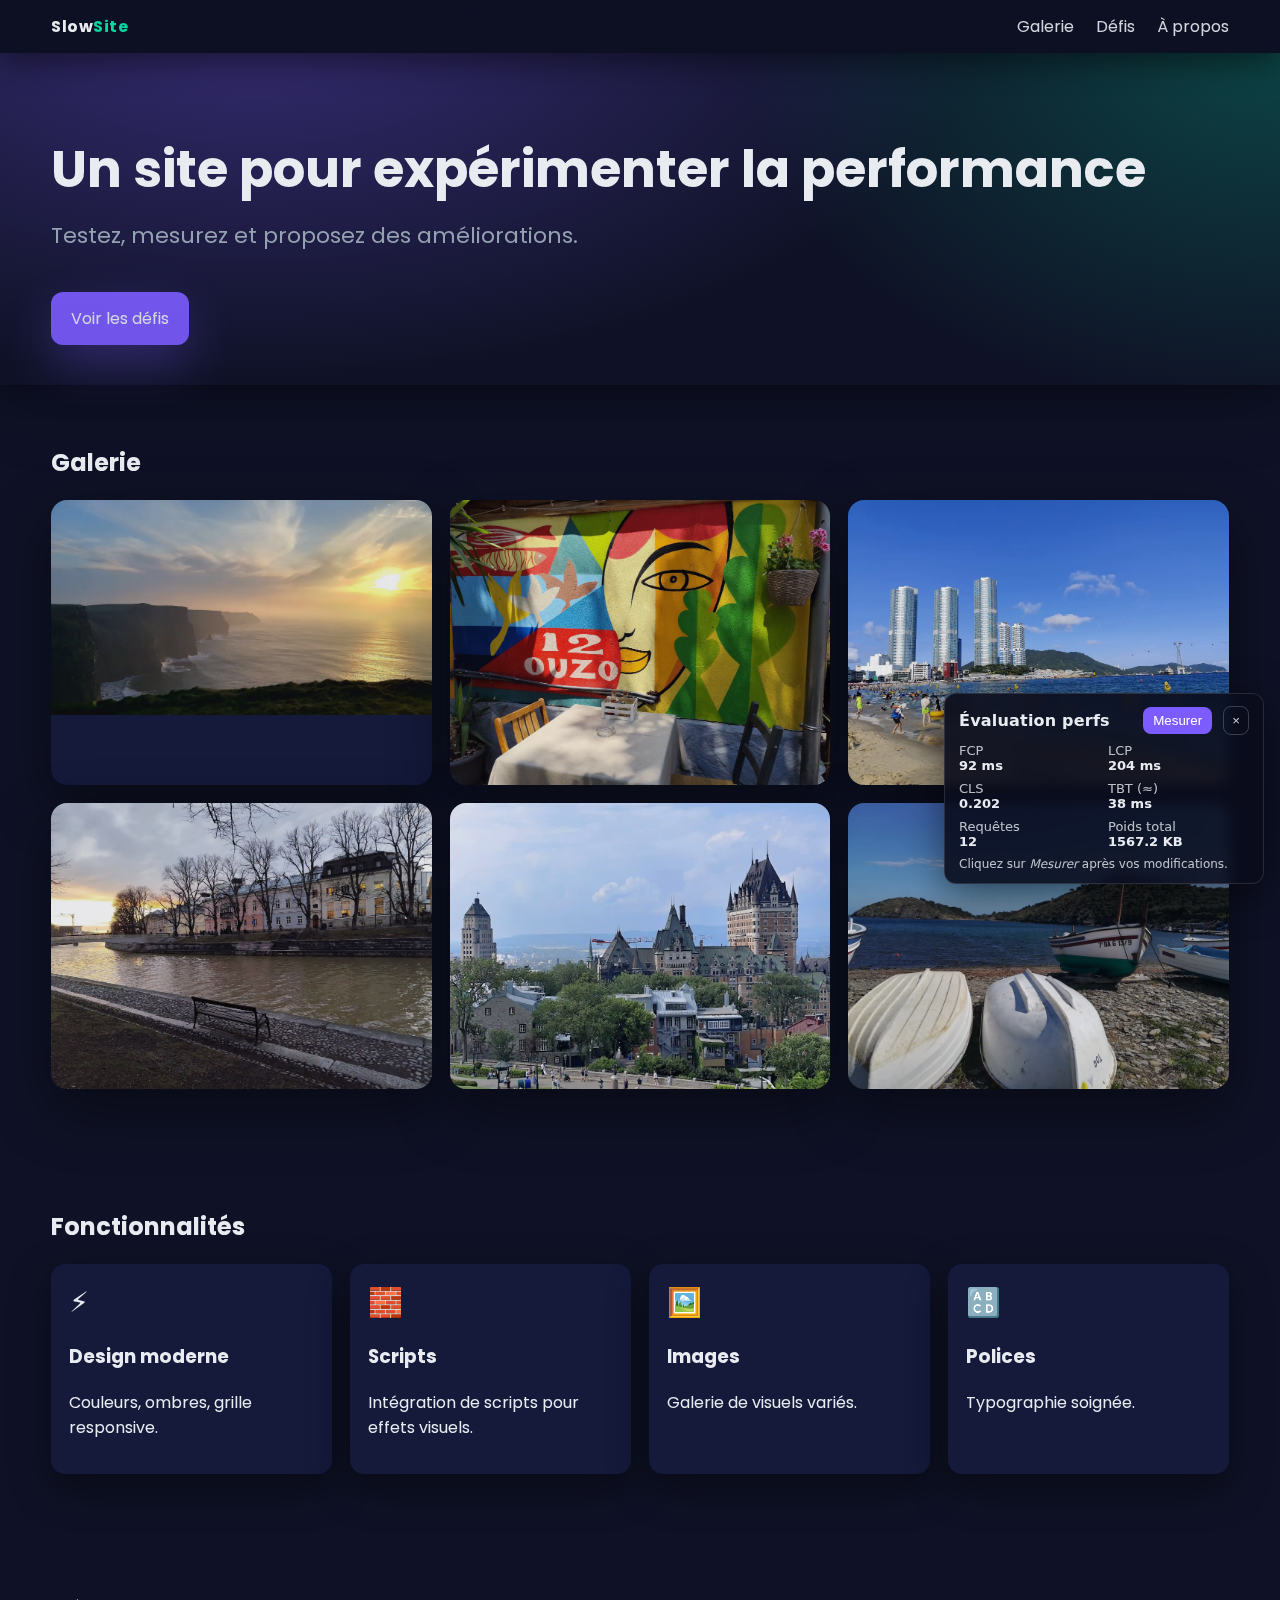
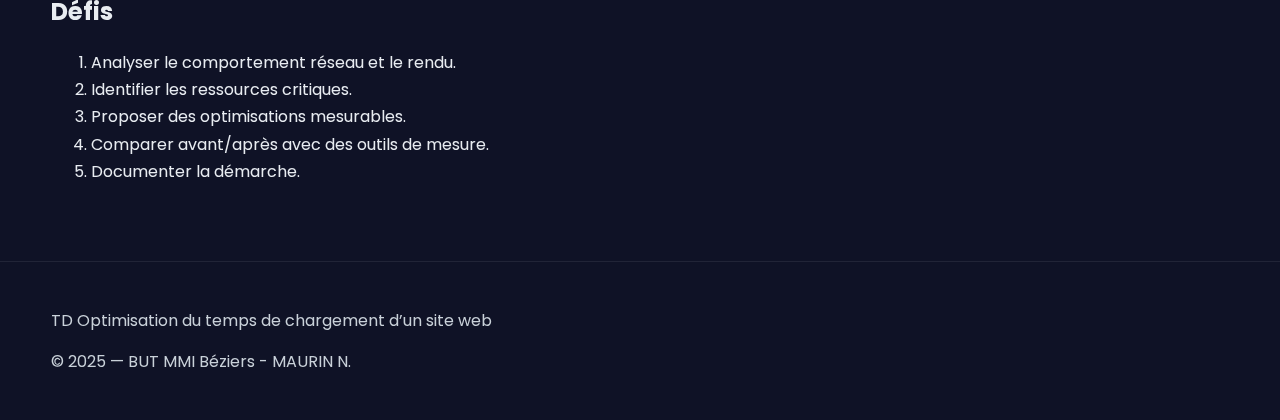
<file: index.html>
<!DOCTYPE html>
<html lang="fr">
  <head>
    <meta charset="utf-8" />
    <meta name="viewport" content="width=device-width, initial-scale=1" />
    <title>Site vitrine</title>
    <link rel="stylesheet" href="css/styles.css" />
    <script src="js/script.js"></script>
  </head>
  <body>
    <div class="topbar">
      <div class="container nav">
        <div class="logo">Slow<span>Site</span></div>
        <div class="menu">
          <a href="#galerie">Galerie</a>
          <a href="#defis">Défis</a>
          <a href="#apropos">À propos</a>
        </div>
      </div>
    </div>

    <div class="hero">
      <div class="container hero-inner">
        <div class="hero-text">
          <h1>Un site pour expérimenter la performance</h1>
          <p>Testez, mesurez et proposez des améliorations.</p>
          <a class="cta" href="#defis">Voir les défis</a>
        </div>
      </div>
    </div>

    <div id="galerie" class="section gallery">
      <div class="container">
        <h2>Galerie</h2>
        <div class="grid">
          <div class="card">
            <a href="img1.html"><img src="img/img1.webp" alt="Image 1" /></a>
          </div>
          <div class="card">
            <a href="img2.html"><img src="img/img2.webp" alt="Image 2" /></a>
          </div>
          <div class="card">
            <a href="img3.html"><img src="img/img3.webp" alt="Image 3" /></a>
          </div>
          <div class="card">
            <a href="img4.html"><img src="img/img4.webp" alt="Image 4" /></a>
          </div>
          <div class="card">
            <a href="img5.html"><img src="img/img5.webp" alt="Image 5" /></a>
          </div>
          <div class="card">
            <a href="img6.html"><img src="img/img6.webp" alt="Image 6" /></a>
          </div>
        </div>
      </div>
    </div>

    <div id="apropos" class="section features">
      <div class="container">
        <h2>Fonctionnalités</h2>
        <div class="features-grid">
          <div class="feature">
            <div class="icon">⚡</div>
            <h3>Design moderne</h3>
            <p>Couleurs, ombres, grille responsive.</p>
          </div>
          <div class="feature">
            <div class="icon">🧱</div>
            <h3>Scripts</h3>
            <p>Intégration de scripts pour effets visuels.</p>
          </div>
          <div class="feature">
            <div class="icon">🖼️</div>
            <h3>Images</h3>
            <p>Galerie de visuels variés.</p>
          </div>
          <div class="feature">
            <div class="icon">🔠</div>
            <h3>Polices</h3>
            <p>Typographie soignée.</p>
          </div>
        </div>
      </div>
    </div>

    <div id="defis" class="section challenges">
      <div class="container">
        <h2>Défis</h2>
        <ol>
          <li>Analyser le comportement réseau et le rendu.</li>
          <li>Identifier les ressources critiques.</li>
          <li>Proposer des optimisations mesurables.</li>
          <li>Comparer avant/après avec des outils de mesure.</li>
          <li>Documenter la démarche.</li>
        </ol>
      </div>
    </div>

    <div class="footer">
      <div class="container">
        <p>TD Optimisation du temps de chargement d’un site web</p>
        <p>© 2025 — BUT MMI Béziers - MAURIN N.</p>
      </div>
    </div>
    <script src="js/metrics.js" defer></script>
  </body>
</html>
</file>
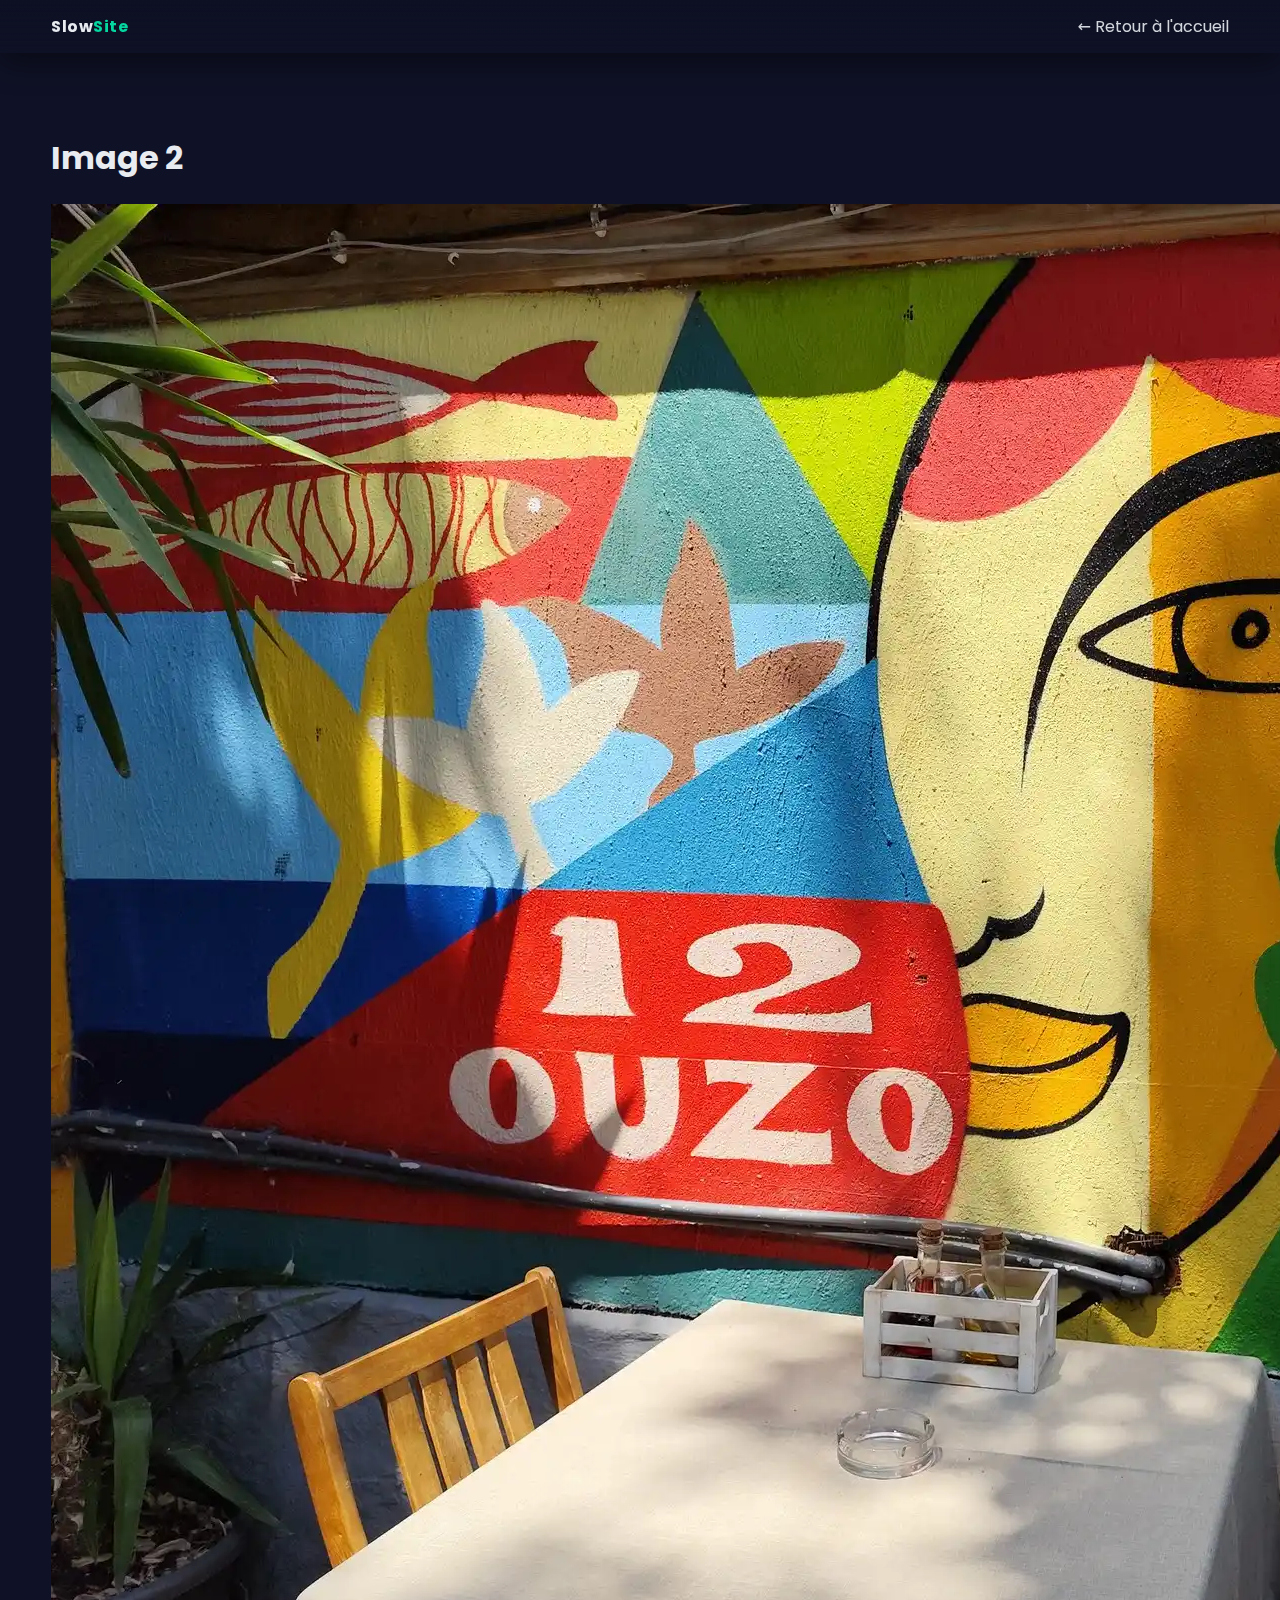
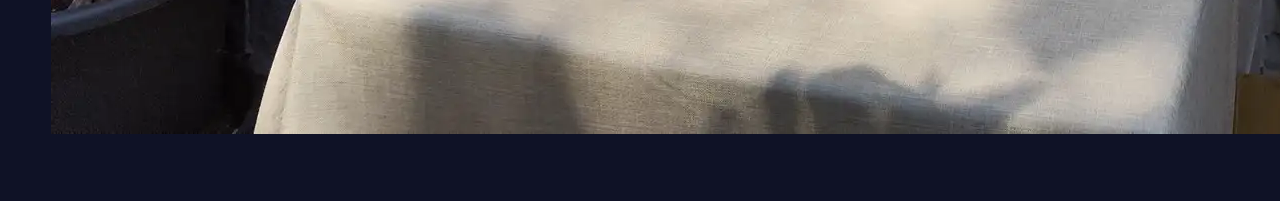
<file: img2.html>
<!DOCTYPE html>
<html lang="fr">
<head>
  <meta charset="utf-8" />
  <meta name="viewport" content="width=device-width, initial-scale=1" />
  <title>Image 2</title>
  <link rel="stylesheet" href="css/styles.css">
  <script src="js/script.js"></script>
</head>
<body>
  <div class="topbar"><div class="container nav"><div class="logo">Slow<span>Site</span></div><div class="menu"><a href="index.html">← Retour à l'accueil</a></div></div></div>
  <div class="section image-page"><div class="container">
    <h1>Image 2</h1>
    <div class="image-wrapper"><img src="img/img2.webp" alt="Image 2"></div>
  </div></div>
</body>
</html>
</file>
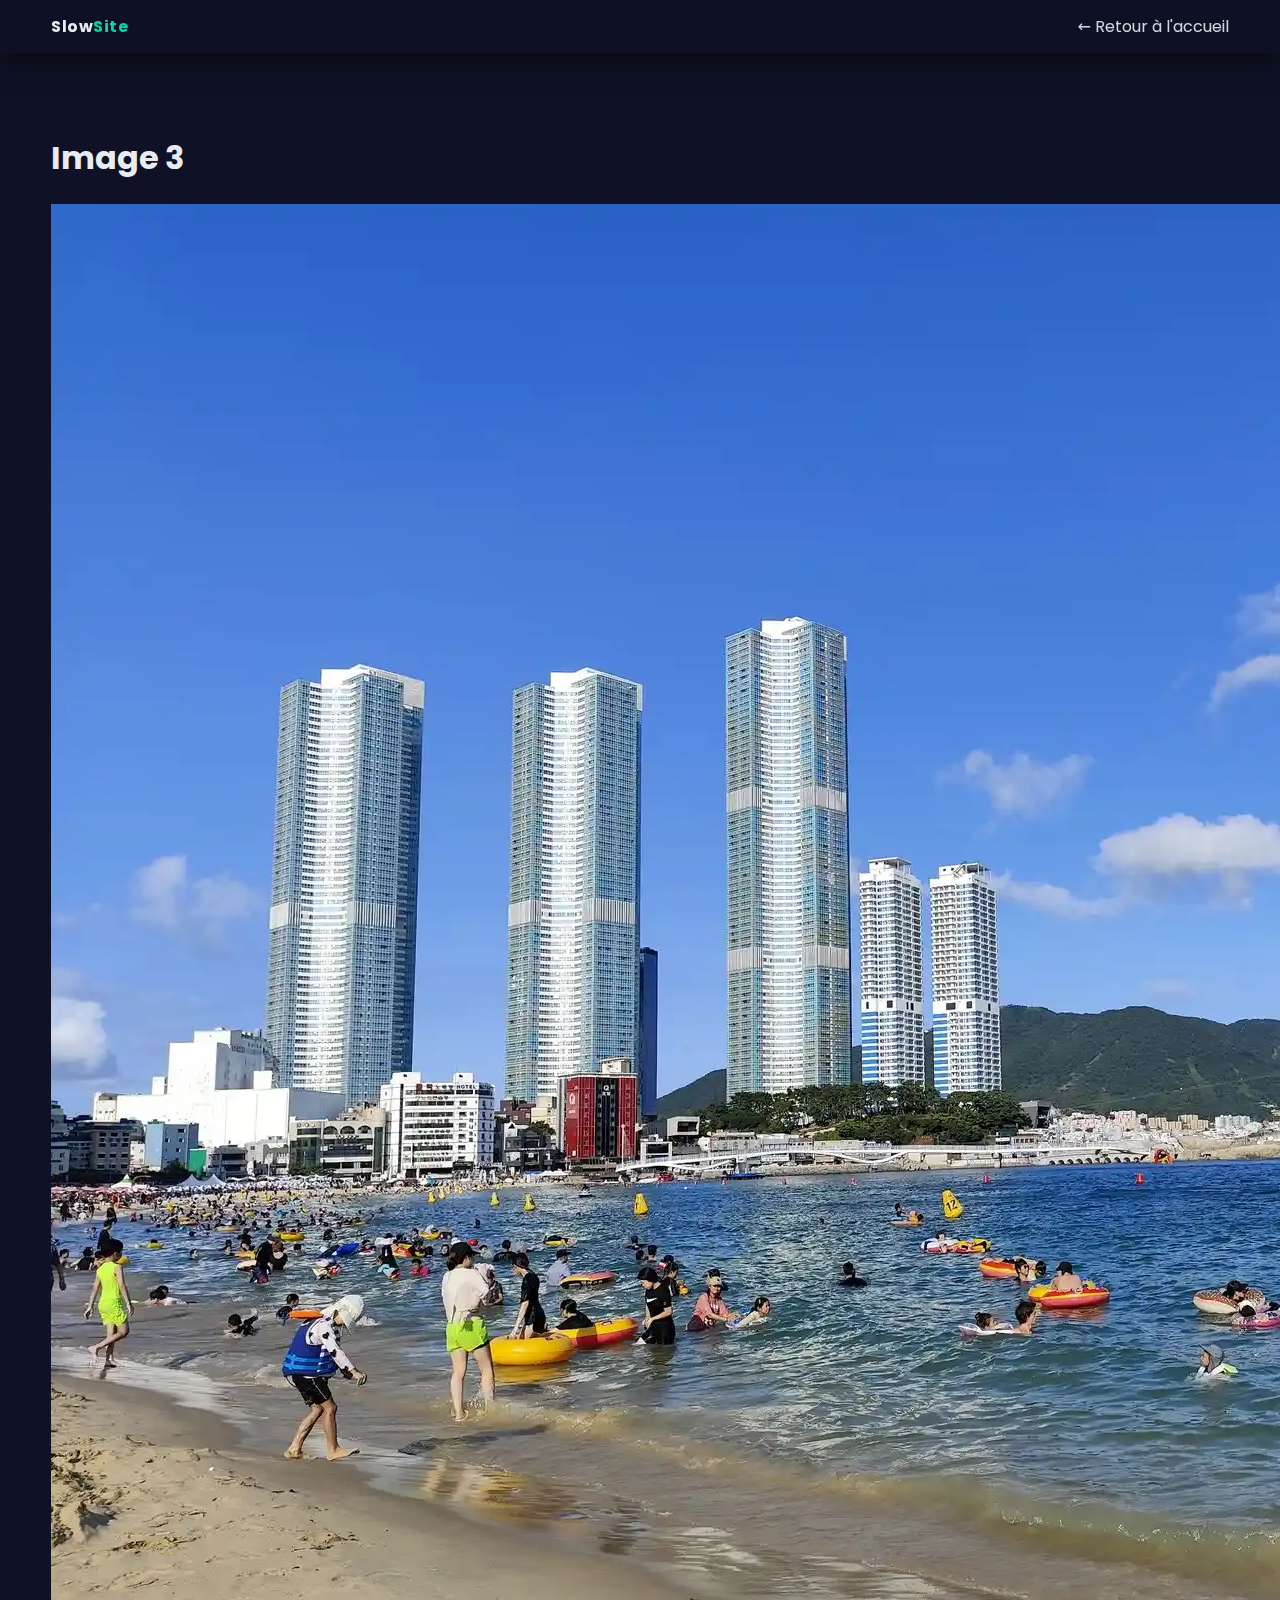
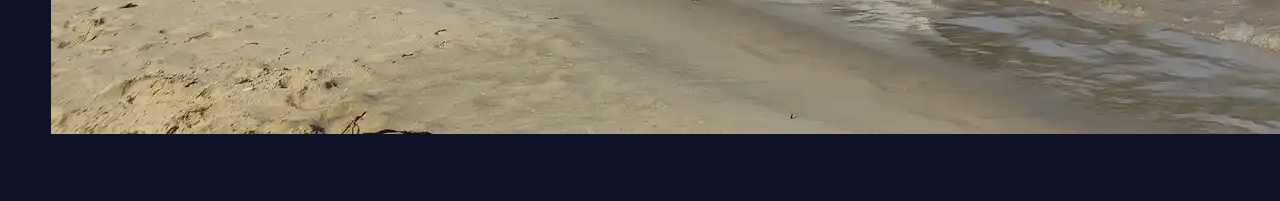
<file: img3.html>
<!DOCTYPE html>
<html lang="fr">
<head>
  <meta charset="utf-8" />
  <meta name="viewport" content="width=device-width, initial-scale=1" />
  <title>Image 3</title>
  <link rel="stylesheet" href="css/styles.css">
  <script src="js/script.js"></script>
</head>
<body>
  <div class="topbar"><div class="container nav"><div class="logo">Slow<span>Site</span></div><div class="menu"><a href="index.html">← Retour à l'accueil</a></div></div></div>
  <div class="section image-page"><div class="container">
    <h1>Image 3</h1>
    <div class="image-wrapper"><img src="img/img3.webp" alt="Image 3"></div>
  </div></div>
</body>
</html>
</file>
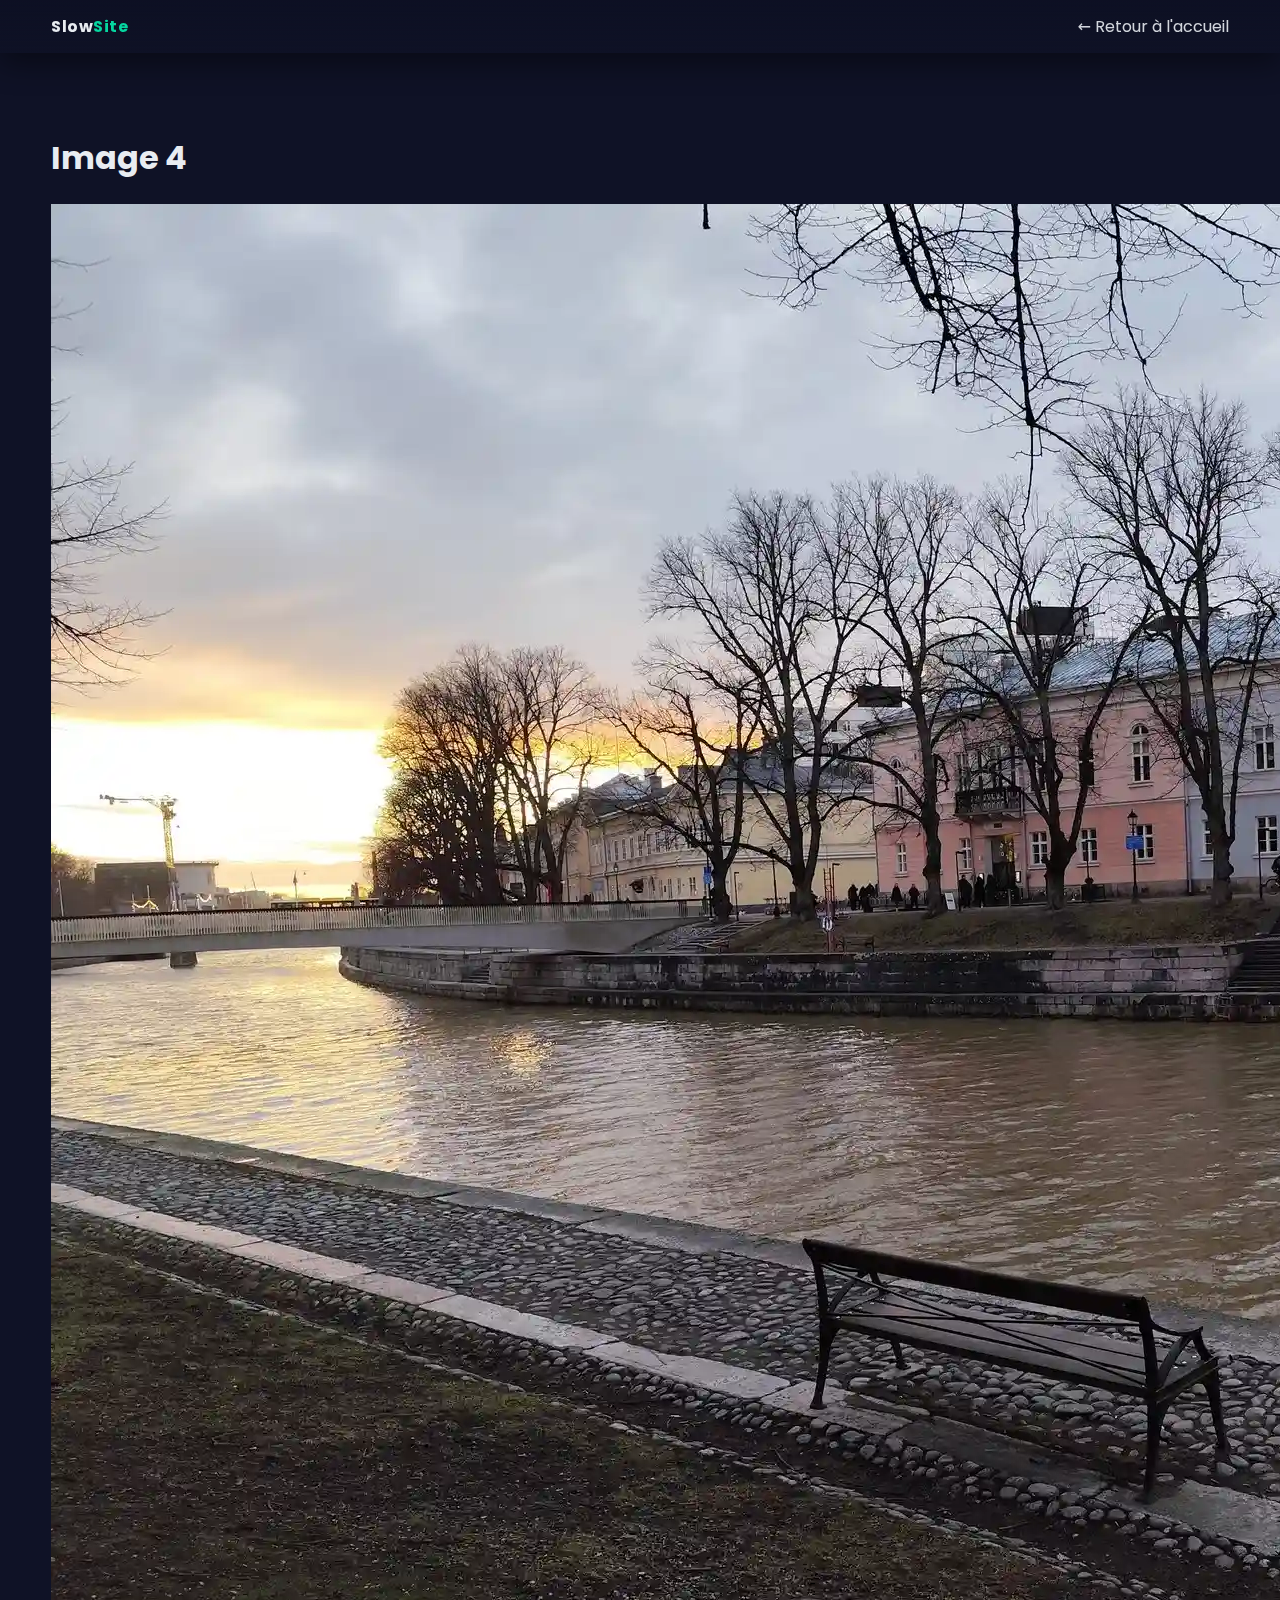
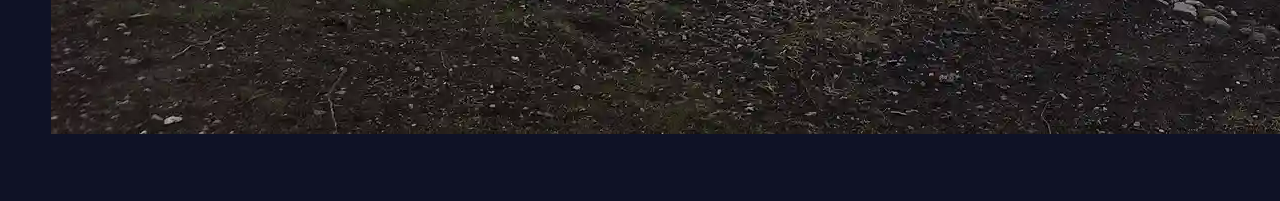
<file: img4.html>
<!DOCTYPE html>
<html lang="fr">
<head>
  <meta charset="utf-8" />
  <meta name="viewport" content="width=device-width, initial-scale=1" />
  <title>Image 4</title>
  <link rel="stylesheet" href="css/styles.css">
  <script src="js/script.js"></script>
</head>
<body>
  <div class="topbar"><div class="container nav"><div class="logo">Slow<span>Site</span></div><div class="menu"><a href="index.html">← Retour à l'accueil</a></div></div></div>
  <div class="section image-page"><div class="container">
    <h1>Image 4</h1>
    <div class="image-wrapper"><img src="img/img4.webp" alt="Image 4"></div>
  </div></div>
</body>
</html>
</file>
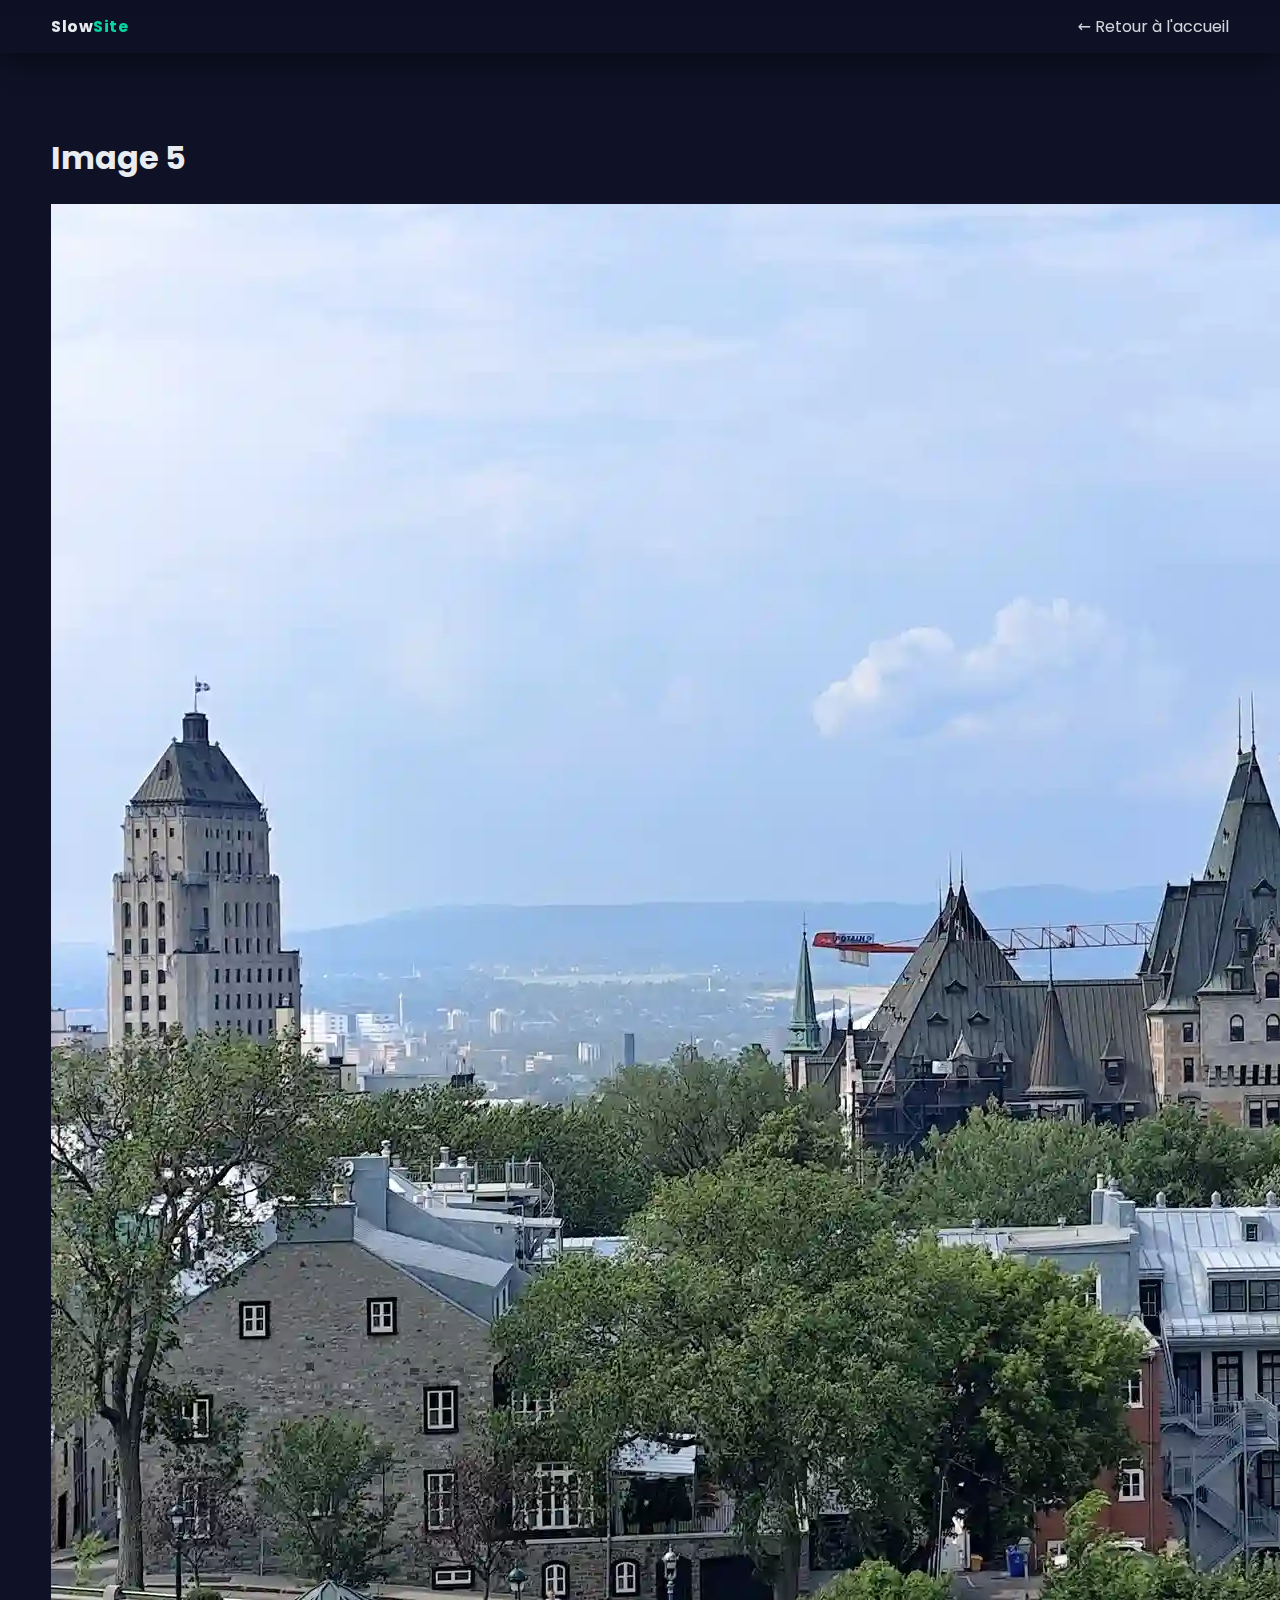
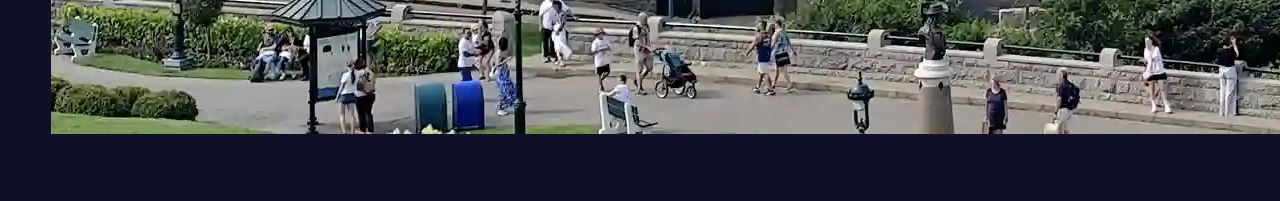
<file: img5.html>
<!DOCTYPE html>
<html lang="fr">
<head>
  <meta charset="utf-8" />
  <meta name="viewport" content="width=device-width, initial-scale=1" />
  <title>Image 5</title>
  <link rel="stylesheet" href="css/styles.css">
  <script src="js/script.js"></script>
</head>
<body>
  <div class="topbar"><div class="container nav"><div class="logo">Slow<span>Site</span></div><div class="menu"><a href="index.html">← Retour à l'accueil</a></div></div></div>
  <div class="section image-page"><div class="container">
    <h1>Image 5</h1>
    <div class="image-wrapper"><img src="img/img5.webp" alt="Image 5"></div>
  </div></div>
</body>
</html>
</file>
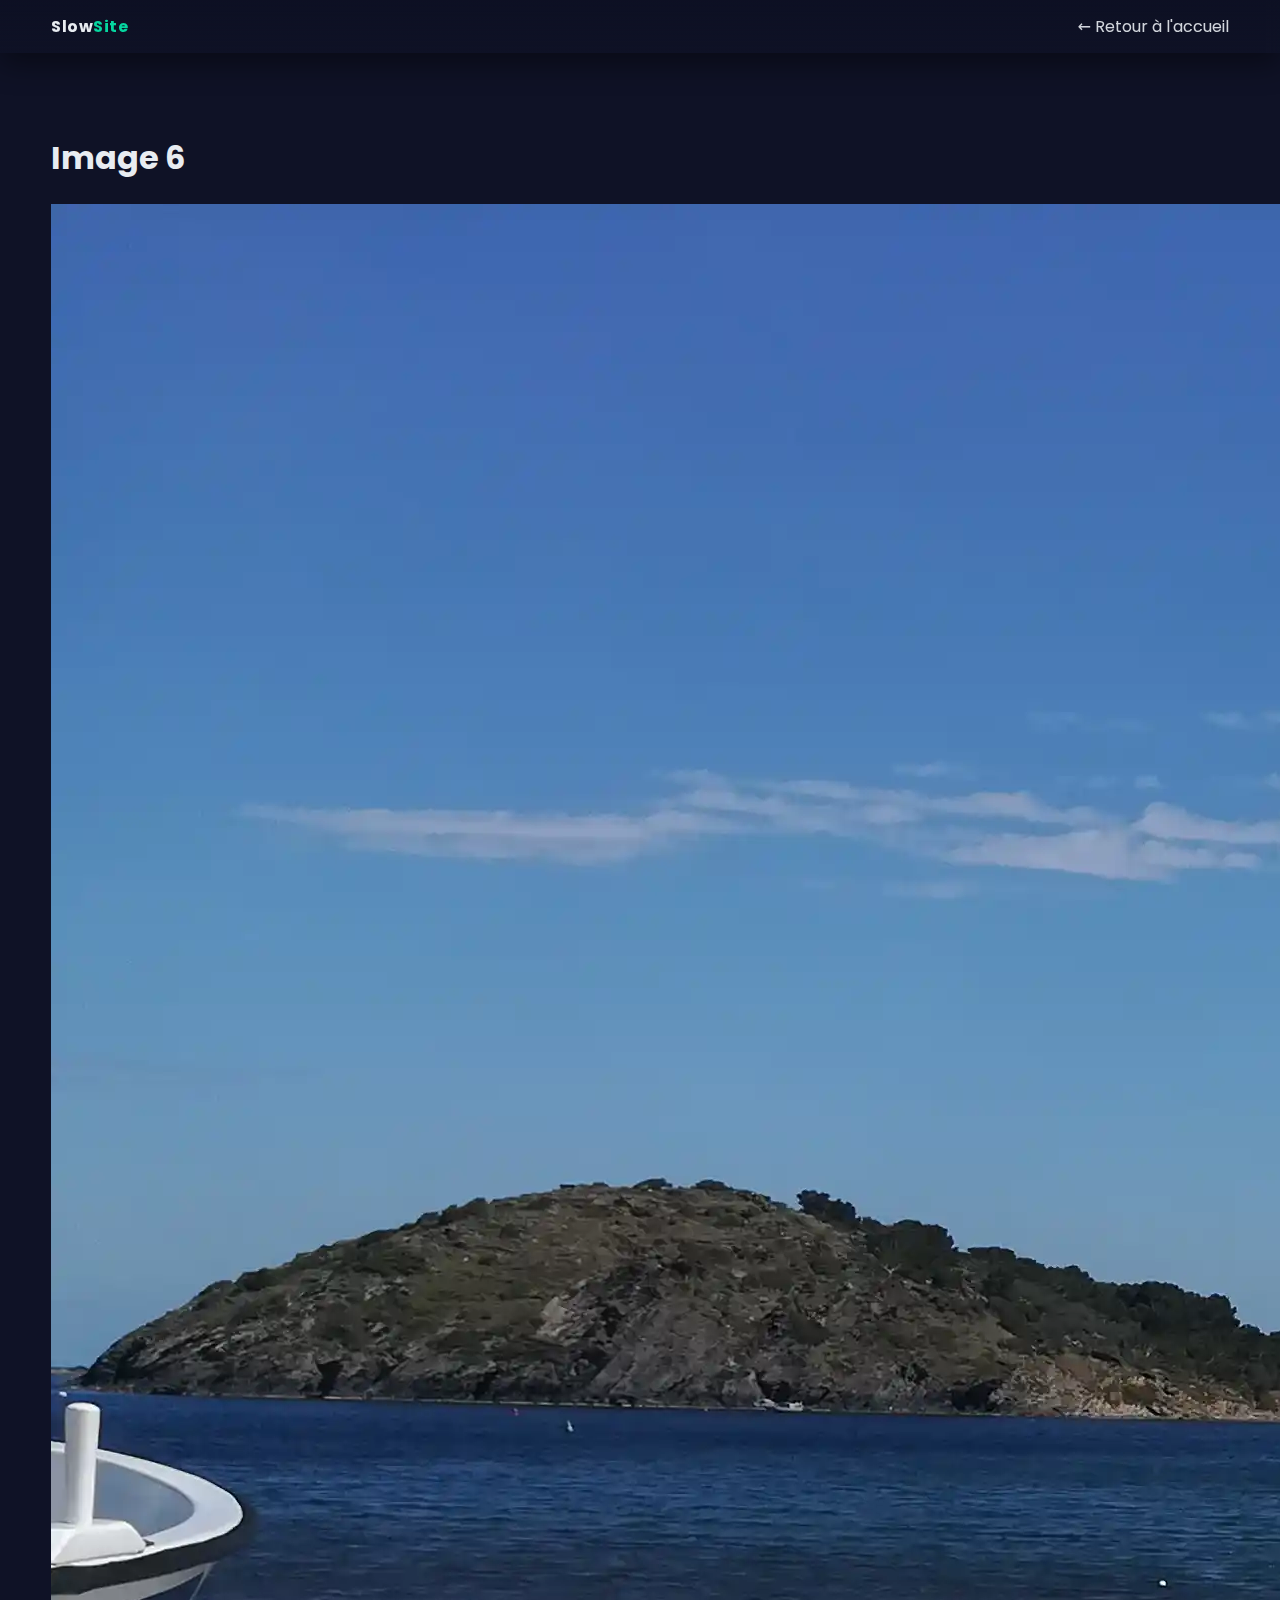
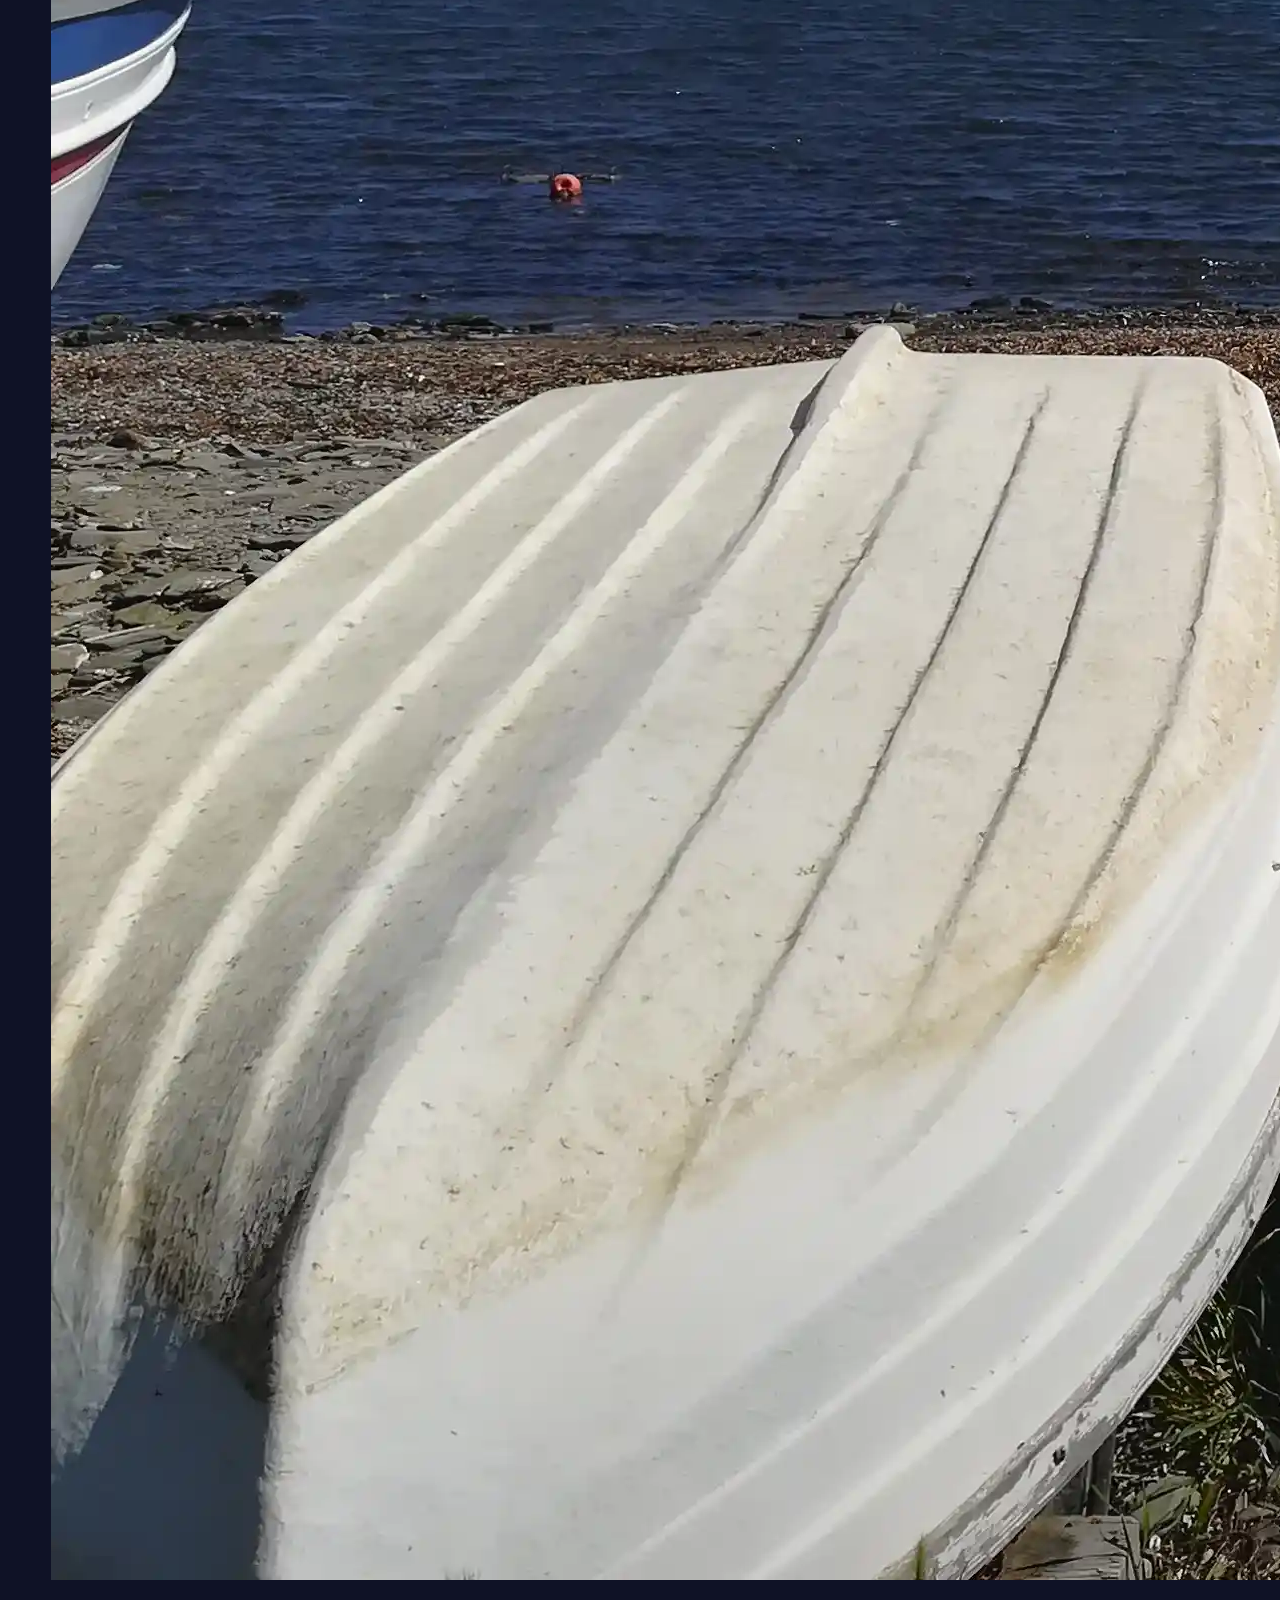
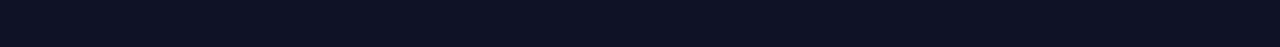
<file: img6.html>
<!DOCTYPE html>
<html lang="fr">
<head>
  <meta charset="utf-8" />
  <meta name="viewport" content="width=device-width, initial-scale=1" />
  <title>Image 6</title>
  <link rel="stylesheet" href="css/styles.css">
  <script src="js/script.js"></script>
</head>
<body>
  <div class="topbar"><div class="container nav"><div class="logo">Slow<span>Site</span></div><div class="menu"><a href="index.html">← Retour à l'accueil</a></div></div></div>
  <div class="section image-page"><div class="container">
    <h1>Image 6</h1>
    <div class="image-wrapper"><img src="img/img6.webp" alt="Image 6"></div>
  </div></div>
</body>
</html>
</file>
<file: css/styles.css>
@import url('extra.css');
/* @import url('extra.css');  <-- LIGNE À SUPPRIMER */
@import url('https://fonts.googleapis.com/css2?family=Poppins:wght@300;400;600&display=swap'); /* Ajout de display=swap pour l'affichage immédiat du texte */

:root{--bg:#0f1226;--fg:#E8ECF1;--muted:#93A1B1;--primary:#7C5CFF;--accent:#06D6A0;--card:#15193A;--shadow:rgba(0,0,0,0.45)}
/* ... Le reste du fichier ne change pas ... */
*{box-sizing:border-box}
html,body{margin:0;padding:0;background:var(--bg);color:var(--fg);font-family:'Poppins',system-ui,Segoe UI,Roboto,Arial,sans-serif}
.container{width:min(1200px,92%);margin:0 auto}
a{color:var(--fg);text-decoration:none;opacity:.9}a:hover{opacity:1}
.topbar{position:sticky;top:0;backdrop-filter:blur(6px);background:linear-gradient(180deg,rgba(13,16,35,.8),rgba(13,16,35,.2));z-index:10;box-shadow:0 10px 30px var(--shadow)}
.nav{display:flex;align-items:center;justify-content:space-between;padding:14px 0}
.logo{font-weight:700;letter-spacing:.5px}.logo span{color:var(--accent)}.menu{display:flex;gap:22px}
.hero{padding:90px 0 40px;background:radial-gradient(1200px 600px at 20% -10%, rgba(124,92,255,.35), transparent 60%), radial-gradient(900px 600px at 100% 0%, rgba(6,214,160,.25), transparent 60%)}
.hero-inner{display:grid;grid-template-columns:1fr;gap:28px}
.hero h1{font-size:clamp(28px,4vw,56px);line-height:1.05;margin:0 0 10px}
.hero p{font-size:clamp(16px,1.8vw,22px);color:var(--muted)}
.highlight{color:var(--accent)}
.cta{display:inline-block;margin-top:18px;background:var(--primary);padding:14px 20px;border-radius:12px;box-shadow:0 20px 50px rgba(124,92,255,.35);transition:transform .2s ease, box-shadow .2s ease}
.cta:hover{transform:translateY(-2px);box-shadow:0 28px 60px rgba(124,92,255,.45)}
.section{padding:60px 0}.section h2{margin:0 0 20px}
.gallery .grid{display:grid;grid-template-columns:repeat(3,1fr);gap:18px}
.card{background:var(--card);border-radius:16px;overflow:hidden;box-shadow:0 20px 60px var(--shadow)}
.card img{display:block;width:100%;height:auto;opacity:0;transition:opacity .6s ease}
.card img.loaded{opacity:1}
.features-grid{display:grid;grid-template-columns:repeat(4,1fr);gap:18px}
.feature{background:var(--card);padding:18px;border-radius:14px;box-shadow:0 14px 40px var(--shadow)}
.feature .icon{font-size:28px}
.challenges ol{line-height:1.7}
.footer{padding:30px 0;border-top:1px solid rgba(255,255,255,.08);color:#c9d1d9}
.redundant-1{padding:1px;margin:1px;box-shadow:0 0 1px rgba(0,0,0,.1)}
.redundant-2{padding:2px;margin:2px;box-shadow:0 0 2px rgba(0,0,0,.2)}
.redundant-3{padding:3px;margin:3px;box-shadow:0 0 3px rgba(0,0,0,.3)}
.redundant-4{padding:4px;margin:4px;box-shadow:0 0 4px rgba(0,0,0,.4)}
.redundant-5{padding:0px;margin:5px;box-shadow:0 0 5px rgba(0,0,0,.5)}
.redundant-6{padding:1px;margin:6px;box-shadow:0 0 6px rgba(0,0,0,.6)}
.redundant-7{padding:2px;margin:0px;box-shadow:0 0 7px rgba(0,0,0,.7)}
.redundant-8{padding:3px;margin:1px;box-shadow:0 0 8px rgba(0,0,0,.8)}
.redundant-9{padding:4px;margin:2px;box-shadow:0 0 0px rgba(0,0,0,.0)}
.redundant-10{padding:0px;margin:3px;box-shadow:0 0 1px rgba(0,0,0,.1)}
.redundant-11{padding:1px;margin:4px;box-shadow:0 0 2px rgba(0,0,0,.2)}
.redundant-12{padding:2px;margin:5px;box-shadow:0 0 3px rgba(0,0,0,.3)}
.redundant-13{padding:3px;margin:6px;box-shadow:0 0 4px rgba(0,0,0,.4)}
.redundant-14{padding:4px;margin:0px;box-shadow:0 0 5px rgba(0,0,0,.5)}
.redundant-15{padding:0px;margin:1px;box-shadow:0 0 6px rgba(0,0,0,.6)}
.redundant-16{padding:1px;margin:2px;box-shadow:0 0 7px rgba(0,0,0,.7)}
.redundant-17{padding:2px;margin:3px;box-shadow:0 0 8px rgba(0,0,0,.8)}
.redundant-18{padding:3px;margin:4px;box-shadow:0 0 0px rgba(0,0,0,.0)}
.redundant-19{padding:4px;margin:5px;box-shadow:0 0 1px rgba(0,0,0,.1)}
.redundant-20{padding:0px;margin:6px;box-shadow:0 0 2px rgba(0,0,0,.2)}
.redundant-21{padding:1px;margin:0px;box-shadow:0 0 3px rgba(0,0,0,.3)}
.redundant-22{padding:2px;margin:1px;box-shadow:0 0 4px rgba(0,0,0,.4)}
.redundant-23{padding:3px;margin:2px;box-shadow:0 0 5px rgba(0,0,0,.5)}
.redundant-24{padding:4px;margin:3px;box-shadow:0 0 6px rgba(0,0,0,.6)}
.redundant-25{padding:0px;margin:4px;box-shadow:0 0 7px rgba(0,0,0,.7)}
.redundant-26{padding:1px;margin:5px;box-shadow:0 0 8px rgba(0,0,0,.8)}
.redundant-27{padding:2px;margin:6px;box-shadow:0 0 0px rgba(0,0,0,.0)}
.redundant-28{padding:3px;margin:0px;box-shadow:0 0 1px rgba(0,0,0,.1)}
.redundant-29{padding:4px;margin:1px;box-shadow:0 0 2px rgba(0,0,0,.2)}
.redundant-30{padding:0px;margin:2px;box-shadow:0 0 3px rgba(0,0,0,.3)}
.redundant-31{padding:1px;margin:3px;box-shadow:0 0 4px rgba(0,0,0,.4)}
.redundant-32{padding:2px;margin:4px;box-shadow:0 0 5px rgba(0,0,0,.5)}
.redundant-33{padding:3px;margin:5px;box-shadow:0 0 6px rgba(0,0,0,.6)}
.redundant-34{padding:4px;margin:6px;box-shadow:0 0 7px rgba(0,0,0,.7)}
.redundant-35{padding:0px;margin:0px;box-shadow:0 0 8px rgba(0,0,0,.8)}
.redundant-36{padding:1px;margin:1px;box-shadow:0 0 0px rgba(0,0,0,.0)}
.redundant-37{padding:2px;margin:2px;box-shadow:0 0 1px rgba(0,0,0,.1)}
.redundant-38{padding:3px;margin:3px;box-shadow:0 0 2px rgba(0,0,0,.2)}
.redundant-39{padding:4px;margin:4px;box-shadow:0 0 3px rgba(0,0,0,.3)}
.redundant-40{padding:0px;margin:5px;box-shadow:0 0 4px rgba(0,0,0,.4)}
.redundant-41{padding:1px;margin:6px;box-shadow:0 0 5px rgba(0,0,0,.5)}
.redundant-42{padding:2px;margin:0px;box-shadow:0 0 6px rgba(0,0,0,.6)}
.redundant-43{padding:3px;margin:1px;box-shadow:0 0 7px rgba(0,0,0,.7)}
.redundant-44{padding:4px;margin:2px;box-shadow:0 0 8px rgba(0,0,0,.8)}
.redundant-45{padding:0px;margin:3px;box-shadow:0 0 0px rgba(0,0,0,.0)}
.redundant-46{padding:1px;margin:4px;box-shadow:0 0 1px rgba(0,0,0,.1)}
.redundant-47{padding:2px;margin:5px;box-shadow:0 0 2px rgba(0,0,0,.2)}
.redundant-48{padding:3px;margin:6px;box-shadow:0 0 3px rgba(0,0,0,.3)}
.redundant-49{padding:4px;margin:0px;box-shadow:0 0 4px rgba(0,0,0,.4)}
.redundant-50{padding:0px;margin:1px;box-shadow:0 0 5px rgba(0,0,0,.5)}
.redundant-51{padding:1px;margin:2px;box-shadow:0 0 6px rgba(0,0,0,.6)}
.redundant-52{padding:2px;margin:3px;box-shadow:0 0 7px rgba(0,0,0,.7)}
.redundant-53{padding:3px;margin:4px;box-shadow:0 0 8px rgba(0,0,0,.8)}
.redundant-54{padding:4px;margin:5px;box-shadow:0 0 0px rgba(0,0,0,.0)}
.redundant-55{padding:0px;margin:6px;box-shadow:0 0 1px rgba(0,0,0,.1)}
.redundant-56{padding:1px;margin:0px;box-shadow:0 0 2px rgba(0,0,0,.2)}
.redundant-57{padding:2px;margin:1px;box-shadow:0 0 3px rgba(0,0,0,.3)}
.redundant-58{padding:3px;margin:2px;box-shadow:0 0 4px rgba(0,0,0,.4)}
.redundant-59{padding:4px;margin:3px;box-shadow:0 0 5px rgba(0,0,0,.5)}
.redundant-60{padding:0px;margin:4px;box-shadow:0 0 6px rgba(0,0,0,.6)}
.redundant-61{padding:1px;margin:5px;box-shadow:0 0 7px rgba(0,0,0,.7)}
.redundant-62{padding:2px;margin:6px;box-shadow:0 0 8px rgba(0,0,0,.8)}
.redundant-63{padding:3px;margin:0px;box-shadow:0 0 0px rgba(0,0,0,.0)}
.redundant-64{padding:4px;margin:1px;box-shadow:0 0 1px rgba(0,0,0,.1)}
.redundant-65{padding:0px;margin:2px;box-shadow:0 0 2px rgba(0,0,0,.2)}
.redundant-66{padding:1px;margin:3px;box-shadow:0 0 3px rgba(0,0,0,.3)}
.redundant-67{padding:2px;margin:4px;box-shadow:0 0 4px rgba(0,0,0,.4)}
.redundant-68{padding:3px;margin:5px;box-shadow:0 0 5px rgba(0,0,0,.5)}
.redundant-69{padding:4px;margin:6px;box-shadow:0 0 6px rgba(0,0,0,.6)}
.redundant-70{padding:0px;margin:0px;box-shadow:0 0 7px rgba(0,0,0,.7)}
.redundant-71{padding:1px;margin:1px;box-shadow:0 0 8px rgba(0,0,0,.8)}
.redundant-72{padding:2px;margin:2px;box-shadow:0 0 0px rgba(0,0,0,.0)}
.redundant-73{padding:3px;margin:3px;box-shadow:0 0 1px rgba(0,0,0,.1)}
.redundant-74{padding:4px;margin:4px;box-shadow:0 0 2px rgba(0,0,0,.2)}
.redundant-75{padding:0px;margin:5px;box-shadow:0 0 3px rgba(0,0,0,.3)}
.redundant-76{padding:1px;margin:6px;box-shadow:0 0 4px rgba(0,0,0,.4)}
.redundant-77{padding:2px;margin:0px;box-shadow:0 0 5px rgba(0,0,0,.5)}
.redundant-78{padding:3px;margin:1px;box-shadow:0 0 6px rgba(0,0,0,.6)}
.redundant-79{padding:4px;margin:2px;box-shadow:0 0 7px rgba(0,0,0,.7)}
.redundant-80{padding:0px;margin:3px;box-shadow:0 0 8px rgba(0,0,0,.8)}
.redundant-81{padding:1px;margin:4px;box-shadow:0 0 0px rgba(0,0,0,.0)}
.redundant-82{padding:2px;margin:5px;box-shadow:0 0 1px rgba(0,0,0,.1)}
.redundant-83{padding:3px;margin:6px;box-shadow:0 0 2px rgba(0,0,0,.2)}
.redundant-84{padding:4px;margin:0px;box-shadow:0 0 3px rgba(0,0,0,.3)}
.redundant-85{padding:0px;margin:1px;box-shadow:0 0 4px rgba(0,0,0,.4)}
.redundant-86{padding:1px;margin:2px;box-shadow:0 0 5px rgba(0,0,0,.5)}
.redundant-87{padding:2px;margin:3px;box-shadow:0 0 6px rgba(0,0,0,.6)}
.redundant-88{padding:3px;margin:4px;box-shadow:0 0 7px rgba(0,0,0,.7)}
.redundant-89{padding:4px;margin:5px;box-shadow:0 0 8px rgba(0,0,0,.8)}
.redundant-90{padding:0px;margin:6px;box-shadow:0 0 0px rgba(0,0,0,.0)}
.redundant-91{padding:1px;margin:0px;box-shadow:0 0 1px rgba(0,0,0,.1)}
.redundant-92{padding:2px;margin:1px;box-shadow:0 0 2px rgba(0,0,0,.2)}
.redundant-93{padding:3px;margin:2px;box-shadow:0 0 3px rgba(0,0,0,.3)}
.redundant-94{padding:4px;margin:3px;box-shadow:0 0 4px rgba(0,0,0,.4)}
.redundant-95{padding:0px;margin:4px;box-shadow:0 0 5px rgba(0,0,0,.5)}
.redundant-96{padding:1px;margin:5px;box-shadow:0 0 6px rgba(0,0,0,.6)}
.redundant-97{padding:2px;margin:6px;box-shadow:0 0 7px rgba(0,0,0,.7)}
.redundant-98{padding:3px;margin:0px;box-shadow:0 0 8px rgba(0,0,0,.8)}
.redundant-99{padding:4px;margin:1px;box-shadow:0 0 0px rgba(0,0,0,.0)}
.redundant-100{padding:0px;margin:2px;box-shadow:0 0 1px rgba(0,0,0,.1)}
.redundant-101{padding:1px;margin:3px;box-shadow:0 0 2px rgba(0,0,0,.2)}
.redundant-102{padding:2px;margin:4px;box-shadow:0 0 3px rgba(0,0,0,.3)}
.redundant-103{padding:3px;margin:5px;box-shadow:0 0 4px rgba(0,0,0,.4)}
.redundant-104{padding:4px;margin:6px;box-shadow:0 0 5px rgba(0,0,0,.5)}
.redundant-105{padding:0px;margin:0px;box-shadow:0 0 6px rgba(0,0,0,.6)}
.redundant-106{padding:1px;margin:1px;box-shadow:0 0 7px rgba(0,0,0,.7)}
.redundant-107{padding:2px;margin:2px;box-shadow:0 0 8px rgba(0,0,0,.8)}
.redundant-108{padding:3px;margin:3px;box-shadow:0 0 0px rgba(0,0,0,.0)}
.redundant-109{padding:4px;margin:4px;box-shadow:0 0 1px rgba(0,0,0,.1)}
.redundant-110{padding:0px;margin:5px;box-shadow:0 0 2px rgba(0,0,0,.2)}
.redundant-111{padding:1px;margin:6px;box-shadow:0 0 3px rgba(0,0,0,.3)}
.redundant-112{padding:2px;margin:0px;box-shadow:0 0 4px rgba(0,0,0,.4)}
.redundant-113{padding:3px;margin:1px;box-shadow:0 0 5px rgba(0,0,0,.5)}
.redundant-114{padding:4px;margin:2px;box-shadow:0 0 6px rgba(0,0,0,.6)}
.redundant-115{padding:0px;margin:3px;box-shadow:0 0 7px rgba(0,0,0,.7)}
.redundant-116{padding:1px;margin:4px;box-shadow:0 0 8px rgba(0,0,0,.8)}
.redundant-117{padding:2px;margin:5px;box-shadow:0 0 0px rgba(0,0,0,.0)}
.redundant-118{padding:3px;margin:6px;box-shadow:0 0 1px rgba(0,0,0,.1)}
.redundant-119{padding:4px;margin:0px;box-shadow:0 0 2px rgba(0,0,0,.2)}
.redundant-120{padding:0px;margin:1px;box-shadow:0 0 3px rgba(0,0,0,.3)}
.redundant-121{padding:1px;margin:2px;box-shadow:0 0 4px rgba(0,0,0,.4)}
.redundant-122{padding:2px;margin:3px;box-shadow:0 0 5px rgba(0,0,0,.5)}
.redundant-123{padding:3px;margin:4px;box-shadow:0 0 6px rgba(0,0,0,.6)}
.redundant-124{padding:4px;margin:5px;box-shadow:0 0 7px rgba(0,0,0,.7)}
.redundant-125{padding:0px;margin:6px;box-shadow:0 0 8px rgba(0,0,0,.8)}
.redundant-126{padding:1px;margin:0px;box-shadow:0 0 0px rgba(0,0,0,.0)}
.redundant-127{padding:2px;margin:1px;box-shadow:0 0 1px rgba(0,0,0,.1)}
.redundant-128{padding:3px;margin:2px;box-shadow:0 0 2px rgba(0,0,0,.2)}
.redundant-129{padding:4px;margin:3px;box-shadow:0 0 3px rgba(0,0,0,.3)}
.redundant-130{padding:0px;margin:4px;box-shadow:0 0 4px rgba(0,0,0,.4)}
.redundant-131{padding:1px;margin:5px;box-shadow:0 0 5px rgba(0,0,0,.5)}
.redundant-132{padding:2px;margin:6px;box-shadow:0 0 6px rgba(0,0,0,.6)}
.redundant-133{padding:3px;margin:0px;box-shadow:0 0 7px rgba(0,0,0,.7)}
.redundant-134{padding:4px;margin:1px;box-shadow:0 0 8px rgba(0,0,0,.8)}
.redundant-135{padding:0px;margin:2px;box-shadow:0 0 0px rgba(0,0,0,.0)}
.redundant-136{padding:1px;margin:3px;box-shadow:0 0 1px rgba(0,0,0,.1)}
.redundant-137{padding:2px;margin:4px;box-shadow:0 0 2px rgba(0,0,0,.2)}
.redundant-138{padding:3px;margin:5px;box-shadow:0 0 3px rgba(0,0,0,.3)}
.redundant-139{padding:4px;margin:6px;box-shadow:0 0 4px rgba(0,0,0,.4)}
.redundant-140{padding:0px;margin:0px;box-shadow:0 0 5px rgba(0,0,0,.5)}
.redundant-141{padding:1px;margin:1px;box-shadow:0 0 6px rgba(0,0,0,.6)}
.redundant-142{padding:2px;margin:2px;box-shadow:0 0 7px rgba(0,0,0,.7)}
.redundant-143{padding:3px;margin:3px;box-shadow:0 0 8px rgba(0,0,0,.8)}
.redundant-144{padding:4px;margin:4px;box-shadow:0 0 0px rgba(0,0,0,.0)}
.redundant-145{padding:0px;margin:5px;box-shadow:0 0 1px rgba(0,0,0,.1)}
.redundant-146{padding:1px;margin:6px;box-shadow:0 0 2px rgba(0,0,0,.2)}
.redundant-147{padding:2px;margin:0px;box-shadow:0 0 3px rgba(0,0,0,.3)}
.redundant-148{padding:3px;margin:1px;box-shadow:0 0 4px rgba(0,0,0,.4)}
.redundant-149{padding:4px;margin:2px;box-shadow:0 0 5px rgba(0,0,0,.5)}
.redundant-150{padding:0px;margin:3px;box-shadow:0 0 6px rgba(0,0,0,.6)}
.redundant-151{padding:1px;margin:4px;box-shadow:0 0 7px rgba(0,0,0,.7)}
.redundant-152{padding:2px;margin:5px;box-shadow:0 0 8px rgba(0,0,0,.8)}
.redundant-153{padding:3px;margin:6px;box-shadow:0 0 0px rgba(0,0,0,.0)}
.redundant-154{padding:4px;margin:0px;box-shadow:0 0 1px rgba(0,0,0,.1)}
.redundant-155{padding:0px;margin:1px;box-shadow:0 0 2px rgba(0,0,0,.2)}
.redundant-156{padding:1px;margin:2px;box-shadow:0 0 3px rgba(0,0,0,.3)}
.redundant-157{padding:2px;margin:3px;box-shadow:0 0 4px rgba(0,0,0,.4)}
.redundant-158{padding:3px;margin:4px;box-shadow:0 0 5px rgba(0,0,0,.5)}
.redundant-159{padding:4px;margin:5px;box-shadow:0 0 6px rgba(0,0,0,.6)}
.redundant-160{padding:0px;margin:6px;box-shadow:0 0 7px rgba(0,0,0,.7)}
.redundant-161{padding:1px;margin:0px;box-shadow:0 0 8px rgba(0,0,0,.8)}
.redundant-162{padding:2px;margin:1px;box-shadow:0 0 0px rgba(0,0,0,.0)}
.redundant-163{padding:3px;margin:2px;box-shadow:0 0 1px rgba(0,0,0,.1)}
.redundant-164{padding:4px;margin:3px;box-shadow:0 0 2px rgba(0,0,0,.2)}
.redundant-165{padding:0px;margin:4px;box-shadow:0 0 3px rgba(0,0,0,.3)}
.redundant-166{padding:1px;margin:5px;box-shadow:0 0 4px rgba(0,0,0,.4)}
.redundant-167{padding:2px;margin:6px;box-shadow:0 0 5px rgba(0,0,0,.5)}
.redundant-168{padding:3px;margin:0px;box-shadow:0 0 6px rgba(0,0,0,.6)}
.redundant-169{padding:4px;margin:1px;box-shadow:0 0 7px rgba(0,0,0,.7)}
.redundant-170{padding:0px;margin:2px;box-shadow:0 0 8px rgba(0,0,0,.8)}
.redundant-171{padding:1px;margin:3px;box-shadow:0 0 0px rgba(0,0,0,.0)}
.redundant-172{padding:2px;margin:4px;box-shadow:0 0 1px rgba(0,0,0,.1)}
.redundant-173{padding:3px;margin:5px;box-shadow:0 0 2px rgba(0,0,0,.2)}
.redundant-174{padding:4px;margin:6px;box-shadow:0 0 3px rgba(0,0,0,.3)}
.redundant-175{padding:0px;margin:0px;box-shadow:0 0 4px rgba(0,0,0,.4)}
.redundant-176{padding:1px;margin:1px;box-shadow:0 0 5px rgba(0,0,0,.5)}
.redundant-177{padding:2px;margin:2px;box-shadow:0 0 6px rgba(0,0,0,.6)}
.redundant-178{padding:3px;margin:3px;box-shadow:0 0 7px rgba(0,0,0,.7)}
.redundant-179{padding:4px;margin:4px;box-shadow:0 0 8px rgba(0,0,0,.8)}
.redundant-180{padding:0px;margin:5px;box-shadow:0 0 0px rgba(0,0,0,.0)}
.redundant-181{padding:1px;margin:6px;box-shadow:0 0 1px rgba(0,0,0,.1)}
.redundant-182{padding:2px;margin:0px;box-shadow:0 0 2px rgba(0,0,0,.2)}
.redundant-183{padding:3px;margin:1px;box-shadow:0 0 3px rgba(0,0,0,.3)}
.redundant-184{padding:4px;margin:2px;box-shadow:0 0 4px rgba(0,0,0,.4)}
.redundant-185{padding:0px;margin:3px;box-shadow:0 0 5px rgba(0,0,0,.5)}
.redundant-186{padding:1px;margin:4px;box-shadow:0 0 6px rgba(0,0,0,.6)}
.redundant-187{padding:2px;margin:5px;box-shadow:0 0 7px rgba(0,0,0,.7)}
.redundant-188{padding:3px;margin:6px;box-shadow:0 0 8px rgba(0,0,0,.8)}
.redundant-189{padding:4px;margin:0px;box-shadow:0 0 0px rgba(0,0,0,.0)}
.redundant-190{padding:0px;margin:1px;box-shadow:0 0 1px rgba(0,0,0,.1)}
.redundant-191{padding:1px;margin:2px;box-shadow:0 0 2px rgba(0,0,0,.2)}
.redundant-192{padding:2px;margin:3px;box-shadow:0 0 3px rgba(0,0,0,.3)}
.redundant-193{padding:3px;margin:4px;box-shadow:0 0 4px rgba(0,0,0,.4)}
.redundant-194{padding:4px;margin:5px;box-shadow:0 0 5px rgba(0,0,0,.5)}
.redundant-195{padding:0px;margin:6px;box-shadow:0 0 6px rgba(0,0,0,.6)}
.redundant-196{padding:1px;margin:0px;box-shadow:0 0 7px rgba(0,0,0,.7)}
.redundant-197{padding:2px;margin:1px;box-shadow:0 0 8px rgba(0,0,0,.8)}
.redundant-198{padding:3px;margin:2px;box-shadow:0 0 0px rgba(0,0,0,.0)}
.redundant-199{padding:4px;margin:3px;box-shadow:0 0 1px rgba(0,0,0,.1)}
.redundant-200{padding:0px;margin:4px;box-shadow:0 0 2px rgba(0,0,0,.2)}
.redundant-201{padding:1px;margin:5px;box-shadow:0 0 3px rgba(0,0,0,.3)}
.redundant-202{padding:2px;margin:6px;box-shadow:0 0 4px rgba(0,0,0,.4)}
.redundant-203{padding:3px;margin:0px;box-shadow:0 0 5px rgba(0,0,0,.5)}
.redundant-204{padding:4px;margin:1px;box-shadow:0 0 6px rgba(0,0,0,.6)}
.redundant-205{padding:0px;margin:2px;box-shadow:0 0 7px rgba(0,0,0,.7)}
.redundant-206{padding:1px;margin:3px;box-shadow:0 0 8px rgba(0,0,0,.8)}
.redundant-207{padding:2px;margin:4px;box-shadow:0 0 0px rgba(0,0,0,.0)}
.redundant-208{padding:3px;margin:5px;box-shadow:0 0 1px rgba(0,0,0,.1)}
.redundant-209{padding:4px;margin:6px;box-shadow:0 0 2px rgba(0,0,0,.2)}
.redundant-210{padding:0px;margin:0px;box-shadow:0 0 3px rgba(0,0,0,.3)}
.redundant-211{padding:1px;margin:1px;box-shadow:0 0 4px rgba(0,0,0,.4)}
.redundant-212{padding:2px;margin:2px;box-shadow:0 0 5px rgba(0,0,0,.5)}
.redundant-213{padding:3px;margin:3px;box-shadow:0 0 6px rgba(0,0,0,.6)}
.redundant-214{padding:4px;margin:4px;box-shadow:0 0 7px rgba(0,0,0,.7)}
.redundant-215{padding:0px;margin:5px;box-shadow:0 0 8px rgba(0,0,0,.8)}
.redundant-216{padding:1px;margin:6px;box-shadow:0 0 0px rgba(0,0,0,.0)}
.redundant-217{padding:2px;margin:0px;box-shadow:0 0 1px rgba(0,0,0,.1)}
.redundant-218{padding:3px;margin:1px;box-shadow:0 0 2px rgba(0,0,0,.2)}
.redundant-219{padding:4px;margin:2px;box-shadow:0 0 3px rgba(0,0,0,.3)}
.redundant-220{padding:0px;margin:3px;box-shadow:0 0 4px rgba(0,0,0,.4)}
.redundant-221{padding:1px;margin:4px;box-shadow:0 0 5px rgba(0,0,0,.5)}
.redundant-222{padding:2px;margin:5px;box-shadow:0 0 6px rgba(0,0,0,.6)}
.redundant-223{padding:3px;margin:6px;box-shadow:0 0 7px rgba(0,0,0,.7)}
.redundant-224{padding:4px;margin:0px;box-shadow:0 0 8px rgba(0,0,0,.8)}
.redundant-225{padding:0px;margin:1px;box-shadow:0 0 0px rgba(0,0,0,.0)}
.redundant-226{padding:1px;margin:2px;box-shadow:0 0 1px rgba(0,0,0,.1)}
.redundant-227{padding:2px;margin:3px;box-shadow:0 0 2px rgba(0,0,0,.2)}
.redundant-228{padding:3px;margin:4px;box-shadow:0 0 3px rgba(0,0,0,.3)}
.redundant-229{padding:4px;margin:5px;box-shadow:0 0 4px rgba(0,0,0,.4)}
.redundant-230{padding:0px;margin:6px;box-shadow:0 0 5px rgba(0,0,0,.5)}
.redundant-231{padding:1px;margin:0px;box-shadow:0 0 6px rgba(0,0,0,.6)}
.redundant-232{padding:2px;margin:1px;box-shadow:0 0 7px rgba(0,0,0,.7)}
.redundant-233{padding:3px;margin:2px;box-shadow:0 0 8px rgba(0,0,0,.8)}
.redundant-234{padding:4px;margin:3px;box-shadow:0 0 0px rgba(0,0,0,.0)}
.redundant-235{padding:0px;margin:4px;box-shadow:0 0 1px rgba(0,0,0,.1)}
.redundant-236{padding:1px;margin:5px;box-shadow:0 0 2px rgba(0,0,0,.2)}
.redundant-237{padding:2px;margin:6px;box-shadow:0 0 3px rgba(0,0,0,.3)}
.redundant-238{padding:3px;margin:0px;box-shadow:0 0 4px rgba(0,0,0,.4)}
.redundant-239{padding:4px;margin:1px;box-shadow:0 0 5px rgba(0,0,0,.5)}
.redundant-240{padding:0px;margin:2px;box-shadow:0 0 6px rgba(0,0,0,.6)}
.redundant-241{padding:1px;margin:3px;box-shadow:0 0 7px rgba(0,0,0,.7)}
.redundant-242{padding:2px;margin:4px;box-shadow:0 0 8px rgba(0,0,0,.8)}
.redundant-243{padding:3px;margin:5px;box-shadow:0 0 0px rgba(0,0,0,.0)}
.redundant-244{padding:4px;margin:6px;box-shadow:0 0 1px rgba(0,0,0,.1)}
.redundant-245{padding:0px;margin:0px;box-shadow:0 0 2px rgba(0,0,0,.2)}
.redundant-246{padding:1px;margin:1px;box-shadow:0 0 3px rgba(0,0,0,.3)}
.redundant-247{padding:2px;margin:2px;box-shadow:0 0 4px rgba(0,0,0,.4)}
.redundant-248{padding:3px;margin:3px;box-shadow:0 0 5px rgba(0,0,0,.5)}
.redundant-249{padding:4px;margin:4px;box-shadow:0 0 6px rgba(0,0,0,.6)}
.redundant-250{padding:0px;margin:5px;box-shadow:0 0 7px rgba(0,0,0,.7)}
.redundant-251{padding:1px;margin:6px;box-shadow:0 0 8px rgba(0,0,0,.8)}
.redundant-252{padding:2px;margin:0px;box-shadow:0 0 0px rgba(0,0,0,.0)}
.redundant-253{padding:3px;margin:1px;box-shadow:0 0 1px rgba(0,0,0,.1)}
.redundant-254{padding:4px;margin:2px;box-shadow:0 0 2px rgba(0,0,0,.2)}
.redundant-255{padding:0px;margin:3px;box-shadow:0 0 3px rgba(0,0,0,.3)}
.redundant-256{padding:1px;margin:4px;box-shadow:0 0 4px rgba(0,0,0,.4)}
.redundant-257{padding:2px;margin:5px;box-shadow:0 0 5px rgba(0,0,0,.5)}
.redundant-258{padding:3px;margin:6px;box-shadow:0 0 6px rgba(0,0,0,.6)}
.redundant-259{padding:4px;margin:0px;box-shadow:0 0 7px rgba(0,0,0,.7)}
.redundant-260{padding:0px;margin:1px;box-shadow:0 0 8px rgba(0,0,0,.8)}
.redundant-261{padding:1px;margin:2px;box-shadow:0 0 0px rgba(0,0,0,.0)}
.redundant-262{padding:2px;margin:3px;box-shadow:0 0 1px rgba(0,0,0,.1)}
.redundant-263{padding:3px;margin:4px;box-shadow:0 0 2px rgba(0,0,0,.2)}
.redundant-264{padding:4px;margin:5px;box-shadow:0 0 3px rgba(0,0,0,.3)}
.redundant-265{padding:0px;margin:6px;box-shadow:0 0 4px rgba(0,0,0,.4)}
.redundant-266{padding:1px;margin:0px;box-shadow:0 0 5px rgba(0,0,0,.5)}
.redundant-267{padding:2px;margin:1px;box-shadow:0 0 6px rgba(0,0,0,.6)}
.redundant-268{padding:3px;margin:2px;box-shadow:0 0 7px rgba(0,0,0,.7)}
.redundant-269{padding:4px;margin:3px;box-shadow:0 0 8px rgba(0,0,0,.8)}
.redundant-270{padding:0px;margin:4px;box-shadow:0 0 0px rgba(0,0,0,.0)}
.redundant-271{padding:1px;margin:5px;box-shadow:0 0 1px rgba(0,0,0,.1)}
.redundant-272{padding:2px;margin:6px;box-shadow:0 0 2px rgba(0,0,0,.2)}
.redundant-273{padding:3px;margin:0px;box-shadow:0 0 3px rgba(0,0,0,.3)}
.redundant-274{padding:4px;margin:1px;box-shadow:0 0 4px rgba(0,0,0,.4)}
.redundant-275{padding:0px;margin:2px;box-shadow:0 0 5px rgba(0,0,0,.5)}
.redundant-276{padding:1px;margin:3px;box-shadow:0 0 6px rgba(0,0,0,.6)}
.redundant-277{padding:2px;margin:4px;box-shadow:0 0 7px rgba(0,0,0,.7)}
.redundant-278{padding:3px;margin:5px;box-shadow:0 0 8px rgba(0,0,0,.8)}
.redundant-279{padding:4px;margin:6px;box-shadow:0 0 0px rgba(0,0,0,.0)}
.redundant-280{padding:0px;margin:0px;box-shadow:0 0 1px rgba(0,0,0,.1)}
.redundant-281{padding:1px;margin:1px;box-shadow:0 0 2px rgba(0,0,0,.2)}
.redundant-282{padding:2px;margin:2px;box-shadow:0 0 3px rgba(0,0,0,.3)}
.redundant-283{padding:3px;margin:3px;box-shadow:0 0 4px rgba(0,0,0,.4)}
.redundant-284{padding:4px;margin:4px;box-shadow:0 0 5px rgba(0,0,0,.5)}
.redundant-285{padding:0px;margin:5px;box-shadow:0 0 6px rgba(0,0,0,.6)}
.redundant-286{padding:1px;margin:6px;box-shadow:0 0 7px rgba(0,0,0,.7)}
.redundant-287{padding:2px;margin:0px;box-shadow:0 0 8px rgba(0,0,0,.8)}
.redundant-288{padding:3px;margin:1px;box-shadow:0 0 0px rgba(0,0,0,.0)}
.redundant-289{padding:4px;margin:2px;box-shadow:0 0 1px rgba(0,0,0,.1)}
.redundant-290{padding:0px;margin:3px;box-shadow:0 0 2px rgba(0,0,0,.2)}
.redundant-291{padding:1px;margin:4px;box-shadow:0 0 3px rgba(0,0,0,.3)}
.redundant-292{padding:2px;margin:5px;box-shadow:0 0 4px rgba(0,0,0,.4)}
.redundant-293{padding:3px;margin:6px;box-shadow:0 0 5px rgba(0,0,0,.5)}
.redundant-294{padding:4px;margin:0px;box-shadow:0 0 6px rgba(0,0,0,.6)}
.redundant-295{padding:0px;margin:1px;box-shadow:0 0 7px rgba(0,0,0,.7)}
.redundant-296{padding:1px;margin:2px;box-shadow:0 0 8px rgba(0,0,0,.8)}
.redundant-297{padding:2px;margin:3px;box-shadow:0 0 0px rgba(0,0,0,.0)}
.redundant-298{padding:3px;margin:4px;box-shadow:0 0 1px rgba(0,0,0,.1)}
.redundant-299{padding:4px;margin:5px;box-shadow:0 0 2px rgba(0,0,0,.2)}
.redundant-300{padding:0px;margin:6px;box-shadow:0 0 3px rgba(0,0,0,.3)}
.redundant-301{padding:1px;margin:0px;box-shadow:0 0 4px rgba(0,0,0,.4)}
.redundant-302{padding:2px;margin:1px;box-shadow:0 0 5px rgba(0,0,0,.5)}
.redundant-303{padding:3px;margin:2px;box-shadow:0 0 6px rgba(0,0,0,.6)}
.redundant-304{padding:4px;margin:3px;box-shadow:0 0 7px rgba(0,0,0,.7)}
.redundant-305{padding:0px;margin:4px;box-shadow:0 0 8px rgba(0,0,0,.8)}
.redundant-306{padding:1px;margin:5px;box-shadow:0 0 0px rgba(0,0,0,.0)}
.redundant-307{padding:2px;margin:6px;box-shadow:0 0 1px rgba(0,0,0,.1)}
.redundant-308{padding:3px;margin:0px;box-shadow:0 0 2px rgba(0,0,0,.2)}
.redundant-309{padding:4px;margin:1px;box-shadow:0 0 3px rgba(0,0,0,.3)}
.redundant-310{padding:0px;margin:2px;box-shadow:0 0 4px rgba(0,0,0,.4)}
.redundant-311{padding:1px;margin:3px;box-shadow:0 0 5px rgba(0,0,0,.5)}
.redundant-312{padding:2px;margin:4px;box-shadow:0 0 6px rgba(0,0,0,.6)}
.redundant-313{padding:3px;margin:5px;box-shadow:0 0 7px rgba(0,0,0,.7)}
.redundant-314{padding:4px;margin:6px;box-shadow:0 0 8px rgba(0,0,0,.8)}
.redundant-315{padding:0px;margin:0px;box-shadow:0 0 0px rgba(0,0,0,.0)}
.redundant-316{padding:1px;margin:1px;box-shadow:0 0 1px rgba(0,0,0,.1)}
.redundant-317{padding:2px;margin:2px;box-shadow:0 0 2px rgba(0,0,0,.2)}
.redundant-318{padding:3px;margin:3px;box-shadow:0 0 3px rgba(0,0,0,.3)}
.redundant-319{padding:4px;margin:4px;box-shadow:0 0 4px rgba(0,0,0,.4)}
.redundant-320{padding:0px;margin:5px;box-shadow:0 0 5px rgba(0,0,0,.5)}
.redundant-321{padding:1px;margin:6px;box-shadow:0 0 6px rgba(0,0,0,.6)}
.redundant-322{padding:2px;margin:0px;box-shadow:0 0 7px rgba(0,0,0,.7)}
.redundant-323{padding:3px;margin:1px;box-shadow:0 0 8px rgba(0,0,0,.8)}
.redundant-324{padding:4px;margin:2px;box-shadow:0 0 0px rgba(0,0,0,.0)}
.redundant-325{padding:0px;margin:3px;box-shadow:0 0 1px rgba(0,0,0,.1)}
.redundant-326{padding:1px;margin:4px;box-shadow:0 0 2px rgba(0,0,0,.2)}
.redundant-327{padding:2px;margin:5px;box-shadow:0 0 3px rgba(0,0,0,.3)}
.redundant-328{padding:3px;margin:6px;box-shadow:0 0 4px rgba(0,0,0,.4)}
.redundant-329{padding:4px;margin:0px;box-shadow:0 0 5px rgba(0,0,0,.5)}
.redundant-330{padding:0px;margin:1px;box-shadow:0 0 6px rgba(0,0,0,.6)}
.redundant-331{padding:1px;margin:2px;box-shadow:0 0 7px rgba(0,0,0,.7)}
.redundant-332{padding:2px;margin:3px;box-shadow:0 0 8px rgba(0,0,0,.8)}
.redundant-333{padding:3px;margin:4px;box-shadow:0 0 0px rgba(0,0,0,.0)}
.redundant-334{padding:4px;margin:5px;box-shadow:0 0 1px rgba(0,0,0,.1)}
.redundant-335{padding:0px;margin:6px;box-shadow:0 0 2px rgba(0,0,0,.2)}
.redundant-336{padding:1px;margin:0px;box-shadow:0 0 3px rgba(0,0,0,.3)}
.redundant-337{padding:2px;margin:1px;box-shadow:0 0 4px rgba(0,0,0,.4)}
.redundant-338{padding:3px;margin:2px;box-shadow:0 0 5px rgba(0,0,0,.5)}
.redundant-339{padding:4px;margin:3px;box-shadow:0 0 6px rgba(0,0,0,.6)}
.redundant-340{padding:0px;margin:4px;box-shadow:0 0 7px rgba(0,0,0,.7)}
.redundant-341{padding:1px;margin:5px;box-shadow:0 0 8px rgba(0,0,0,.8)}
.redundant-342{padding:2px;margin:6px;box-shadow:0 0 0px rgba(0,0,0,.0)}
.redundant-343{padding:3px;margin:0px;box-shadow:0 0 1px rgba(0,0,0,.1)}
.redundant-344{padding:4px;margin:1px;box-shadow:0 0 2px rgba(0,0,0,.2)}
.redundant-345{padding:0px;margin:2px;box-shadow:0 0 3px rgba(0,0,0,.3)}
.redundant-346{padding:1px;margin:3px;box-shadow:0 0 4px rgba(0,0,0,.4)}
.redundant-347{padding:2px;margin:4px;box-shadow:0 0 5px rgba(0,0,0,.5)}
.redundant-348{padding:3px;margin:5px;box-shadow:0 0 6px rgba(0,0,0,.6)}
.redundant-349{padding:4px;margin:6px;box-shadow:0 0 7px rgba(0,0,0,.7)}
.redundant-350{padding:0px;margin:0px;box-shadow:0 0 8px rgba(0,0,0,.8)}
.redundant-351{padding:1px;margin:1px;box-shadow:0 0 0px rgba(0,0,0,.0)}
.redundant-352{padding:2px;margin:2px;box-shadow:0 0 1px rgba(0,0,0,.1)}
.redundant-353{padding:3px;margin:3px;box-shadow:0 0 2px rgba(0,0,0,.2)}
.redundant-354{padding:4px;margin:4px;box-shadow:0 0 3px rgba(0,0,0,.3)}
.redundant-355{padding:0px;margin:5px;box-shadow:0 0 4px rgba(0,0,0,.4)}
.redundant-356{padding:1px;margin:6px;box-shadow:0 0 5px rgba(0,0,0,.5)}
.redundant-357{padding:2px;margin:0px;box-shadow:0 0 6px rgba(0,0,0,.6)}
.redundant-358{padding:3px;margin:1px;box-shadow:0 0 7px rgba(0,0,0,.7)}
.redundant-359{padding:4px;margin:2px;box-shadow:0 0 8px rgba(0,0,0,.8)}
.redundant-360{padding:0px;margin:3px;box-shadow:0 0 0px rgba(0,0,0,.0)}
.redundant-361{padding:1px;margin:4px;box-shadow:0 0 1px rgba(0,0,0,.1)}
.redundant-362{padding:2px;margin:5px;box-shadow:0 0 2px rgba(0,0,0,.2)}
.redundant-363{padding:3px;margin:6px;box-shadow:0 0 3px rgba(0,0,0,.3)}
.redundant-364{padding:4px;margin:0px;box-shadow:0 0 4px rgba(0,0,0,.4)}
.redundant-365{padding:0px;margin:1px;box-shadow:0 0 5px rgba(0,0,0,.5)}
.redundant-366{padding:1px;margin:2px;box-shadow:0 0 6px rgba(0,0,0,.6)}
.redundant-367{padding:2px;margin:3px;box-shadow:0 0 7px rgba(0,0,0,.7)}
.redundant-368{padding:3px;margin:4px;box-shadow:0 0 8px rgba(0,0,0,.8)}
.redundant-369{padding:4px;margin:5px;box-shadow:0 0 0px rgba(0,0,0,.0)}
.redundant-370{padding:0px;margin:6px;box-shadow:0 0 1px rgba(0,0,0,.1)}
.redundant-371{padding:1px;margin:0px;box-shadow:0 0 2px rgba(0,0,0,.2)}
.redundant-372{padding:2px;margin:1px;box-shadow:0 0 3px rgba(0,0,0,.3)}
.redundant-373{padding:3px;margin:2px;box-shadow:0 0 4px rgba(0,0,0,.4)}
.redundant-374{padding:4px;margin:3px;box-shadow:0 0 5px rgba(0,0,0,.5)}
.redundant-375{padding:0px;margin:4px;box-shadow:0 0 6px rgba(0,0,0,.6)}
.redundant-376{padding:1px;margin:5px;box-shadow:0 0 7px rgba(0,0,0,.7)}
.redundant-377{padding:2px;margin:6px;box-shadow:0 0 8px rgba(0,0,0,.8)}
.redundant-378{padding:3px;margin:0px;box-shadow:0 0 0px rgba(0,0,0,.0)}
.redundant-379{padding:4px;margin:1px;box-shadow:0 0 1px rgba(0,0,0,.1)}
.redundant-380{padding:0px;margin:2px;box-shadow:0 0 2px rgba(0,0,0,.2)}
.redundant-381{padding:1px;margin:3px;box-shadow:0 0 3px rgba(0,0,0,.3)}
.redundant-382{padding:2px;margin:4px;box-shadow:0 0 4px rgba(0,0,0,.4)}
.redundant-383{padding:3px;margin:5px;box-shadow:0 0 5px rgba(0,0,0,.5)}
.redundant-384{padding:4px;margin:6px;box-shadow:0 0 6px rgba(0,0,0,.6)}
.redundant-385{padding:0px;margin:0px;box-shadow:0 0 7px rgba(0,0,0,.7)}
.redundant-386{padding:1px;margin:1px;box-shadow:0 0 8px rgba(0,0,0,.8)}
.redundant-387{padding:2px;margin:2px;box-shadow:0 0 0px rgba(0,0,0,.0)}
.redundant-388{padding:3px;margin:3px;box-shadow:0 0 1px rgba(0,0,0,.1)}
.redundant-389{padding:4px;margin:4px;box-shadow:0 0 2px rgba(0,0,0,.2)}
.redundant-390{padding:0px;margin:5px;box-shadow:0 0 3px rgba(0,0,0,.3)}
.redundant-391{padding:1px;margin:6px;box-shadow:0 0 4px rgba(0,0,0,.4)}
.redundant-392{padding:2px;margin:0px;box-shadow:0 0 5px rgba(0,0,0,.5)}
.redundant-393{padding:3px;margin:1px;box-shadow:0 0 6px rgba(0,0,0,.6)}
.redundant-394{padding:4px;margin:2px;box-shadow:0 0 7px rgba(0,0,0,.7)}
.redundant-395{padding:0px;margin:3px;box-shadow:0 0 8px rgba(0,0,0,.8)}
.redundant-396{padding:1px;margin:4px;box-shadow:0 0 0px rgba(0,0,0,.0)}
.redundant-397{padding:2px;margin:5px;box-shadow:0 0 1px rgba(0,0,0,.1)}
.redundant-398{padding:3px;margin:6px;box-shadow:0 0 2px rgba(0,0,0,.2)}
.redundant-399{padding:4px;margin:0px;box-shadow:0 0 3px rgba(0,0,0,.3)}
.redundant-400{padding:0px;margin:1px;box-shadow:0 0 4px rgba(0,0,0,.4)}
.redundant-401{padding:1px;margin:2px;box-shadow:0 0 5px rgba(0,0,0,.5)}
.redundant-402{padding:2px;margin:3px;box-shadow:0 0 6px rgba(0,0,0,.6)}
.redundant-403{padding:3px;margin:4px;box-shadow:0 0 7px rgba(0,0,0,.7)}
.redundant-404{padding:4px;margin:5px;box-shadow:0 0 8px rgba(0,0,0,.8)}
.redundant-405{padding:0px;margin:6px;box-shadow:0 0 0px rgba(0,0,0,.0)}
.redundant-406{padding:1px;margin:0px;box-shadow:0 0 1px rgba(0,0,0,.1)}
.redundant-407{padding:2px;margin:1px;box-shadow:0 0 2px rgba(0,0,0,.2)}
.redundant-408{padding:3px;margin:2px;box-shadow:0 0 3px rgba(0,0,0,.3)}
.redundant-409{padding:4px;margin:3px;box-shadow:0 0 4px rgba(0,0,0,.4)}
.redundant-410{padding:0px;margin:4px;box-shadow:0 0 5px rgba(0,0,0,.5)}
.redundant-411{padding:1px;margin:5px;box-shadow:0 0 6px rgba(0,0,0,.6)}
.redundant-412{padding:2px;margin:6px;box-shadow:0 0 7px rgba(0,0,0,.7)}
.redundant-413{padding:3px;margin:0px;box-shadow:0 0 8px rgba(0,0,0,.8)}
.redundant-414{padding:4px;margin:1px;box-shadow:0 0 0px rgba(0,0,0,.0)}
.redundant-415{padding:0px;margin:2px;box-shadow:0 0 1px rgba(0,0,0,.1)}
.redundant-416{padding:1px;margin:3px;box-shadow:0 0 2px rgba(0,0,0,.2)}
.redundant-417{padding:2px;margin:4px;box-shadow:0 0 3px rgba(0,0,0,.3)}
.redundant-418{padding:3px;margin:5px;box-shadow:0 0 4px rgba(0,0,0,.4)}
.redundant-419{padding:4px;margin:6px;box-shadow:0 0 5px rgba(0,0,0,.5)}
.redundant-420{padding:0px;margin:0px;box-shadow:0 0 6px rgba(0,0,0,.6)}
.redundant-421{padding:1px;margin:1px;box-shadow:0 0 7px rgba(0,0,0,.7)}
.redundant-422{padding:2px;margin:2px;box-shadow:0 0 8px rgba(0,0,0,.8)}
.redundant-423{padding:3px;margin:3px;box-shadow:0 0 0px rgba(0,0,0,.0)}
.redundant-424{padding:4px;margin:4px;box-shadow:0 0 1px rgba(0,0,0,.1)}
.redundant-425{padding:0px;margin:5px;box-shadow:0 0 2px rgba(0,0,0,.2)}
.redundant-426{padding:1px;margin:6px;box-shadow:0 0 3px rgba(0,0,0,.3)}
.redundant-427{padding:2px;margin:0px;box-shadow:0 0 4px rgba(0,0,0,.4)}
.redundant-428{padding:3px;margin:1px;box-shadow:0 0 5px rgba(0,0,0,.5)}
.redundant-429{padding:4px;margin:2px;box-shadow:0 0 6px rgba(0,0,0,.6)}
.redundant-430{padding:0px;margin:3px;box-shadow:0 0 7px rgba(0,0,0,.7)}
.redundant-431{padding:1px;margin:4px;box-shadow:0 0 8px rgba(0,0,0,.8)}
.redundant-432{padding:2px;margin:5px;box-shadow:0 0 0px rgba(0,0,0,.0)}
.redundant-433{padding:3px;margin:6px;box-shadow:0 0 1px rgba(0,0,0,.1)}
.redundant-434{padding:4px;margin:0px;box-shadow:0 0 2px rgba(0,0,0,.2)}
.redundant-435{padding:0px;margin:1px;box-shadow:0 0 3px rgba(0,0,0,.3)}
.redundant-436{padding:1px;margin:2px;box-shadow:0 0 4px rgba(0,0,0,.4)}
.redundant-437{padding:2px;margin:3px;box-shadow:0 0 5px rgba(0,0,0,.5)}
.redundant-438{padding:3px;margin:4px;box-shadow:0 0 6px rgba(0,0,0,.6)}
.redundant-439{padding:4px;margin:5px;box-shadow:0 0 7px rgba(0,0,0,.7)}
.redundant-440{padding:0px;margin:6px;box-shadow:0 0 8px rgba(0,0,0,.8)}
.redundant-441{padding:1px;margin:0px;box-shadow:0 0 0px rgba(0,0,0,.0)}
.redundant-442{padding:2px;margin:1px;box-shadow:0 0 1px rgba(0,0,0,.1)}
.redundant-443{padding:3px;margin:2px;box-shadow:0 0 2px rgba(0,0,0,.2)}
.redundant-444{padding:4px;margin:3px;box-shadow:0 0 3px rgba(0,0,0,.3)}
.redundant-445{padding:0px;margin:4px;box-shadow:0 0 4px rgba(0,0,0,.4)}
.redundant-446{padding:1px;margin:5px;box-shadow:0 0 5px rgba(0,0,0,.5)}
.redundant-447{padding:2px;margin:6px;box-shadow:0 0 6px rgba(0,0,0,.6)}
.redundant-448{padding:3px;margin:0px;box-shadow:0 0 7px rgba(0,0,0,.7)}
.redundant-449{padding:4px;margin:1px;box-shadow:0 0 8px rgba(0,0,0,.8)}
.redundant-450{padding:0px;margin:2px;box-shadow:0 0 0px rgba(0,0,0,.0)}
.redundant-451{padding:1px;margin:3px;box-shadow:0 0 1px rgba(0,0,0,.1)}
.redundant-452{padding:2px;margin:4px;box-shadow:0 0 2px rgba(0,0,0,.2)}
.redundant-453{padding:3px;margin:5px;box-shadow:0 0 3px rgba(0,0,0,.3)}
.redundant-454{padding:4px;margin:6px;box-shadow:0 0 4px rgba(0,0,0,.4)}
.redundant-455{padding:0px;margin:0px;box-shadow:0 0 5px rgba(0,0,0,.5)}
.redundant-456{padding:1px;margin:1px;box-shadow:0 0 6px rgba(0,0,0,.6)}
.redundant-457{padding:2px;margin:2px;box-shadow:0 0 7px rgba(0,0,0,.7)}
.redundant-458{padding:3px;margin:3px;box-shadow:0 0 8px rgba(0,0,0,.8)}
.redundant-459{padding:4px;margin:4px;box-shadow:0 0 0px rgba(0,0,0,.0)}
.redundant-460{padding:0px;margin:5px;box-shadow:0 0 1px rgba(0,0,0,.1)}
.redundant-461{padding:1px;margin:6px;box-shadow:0 0 2px rgba(0,0,0,.2)}
.redundant-462{padding:2px;margin:0px;box-shadow:0 0 3px rgba(0,0,0,.3)}
.redundant-463{padding:3px;margin:1px;box-shadow:0 0 4px rgba(0,0,0,.4)}
.redundant-464{padding:4px;margin:2px;box-shadow:0 0 5px rgba(0,0,0,.5)}
.redundant-465{padding:0px;margin:3px;box-shadow:0 0 6px rgba(0,0,0,.6)}
.redundant-466{padding:1px;margin:4px;box-shadow:0 0 7px rgba(0,0,0,.7)}
.redundant-467{padding:2px;margin:5px;box-shadow:0 0 8px rgba(0,0,0,.8)}
.redundant-468{padding:3px;margin:6px;box-shadow:0 0 0px rgba(0,0,0,.0)}
.redundant-469{padding:4px;margin:0px;box-shadow:0 0 1px rgba(0,0,0,.1)}
.redundant-470{padding:0px;margin:1px;box-shadow:0 0 2px rgba(0,0,0,.2)}
.redundant-471{padding:1px;margin:2px;box-shadow:0 0 3px rgba(0,0,0,.3)}
.redundant-472{padding:2px;margin:3px;box-shadow:0 0 4px rgba(0,0,0,.4)}
.redundant-473{padding:3px;margin:4px;box-shadow:0 0 5px rgba(0,0,0,.5)}
.redundant-474{padding:4px;margin:5px;box-shadow:0 0 6px rgba(0,0,0,.6)}
.redundant-475{padding:0px;margin:6px;box-shadow:0 0 7px rgba(0,0,0,.7)}
.redundant-476{padding:1px;margin:0px;box-shadow:0 0 8px rgba(0,0,0,.8)}
.redundant-477{padding:2px;margin:1px;box-shadow:0 0 0px rgba(0,0,0,.0)}
.redundant-478{padding:3px;margin:2px;box-shadow:0 0 1px rgba(0,0,0,.1)}
.redundant-479{padding:4px;margin:3px;box-shadow:0 0 2px rgba(0,0,0,.2)}
.redundant-480{padding:0px;margin:4px;box-shadow:0 0 3px rgba(0,0,0,.3)}
.redundant-481{padding:1px;margin:5px;box-shadow:0 0 4px rgba(0,0,0,.4)}
.redundant-482{padding:2px;margin:6px;box-shadow:0 0 5px rgba(0,0,0,.5)}
.redundant-483{padding:3px;margin:0px;box-shadow:0 0 6px rgba(0,0,0,.6)}
.redundant-484{padding:4px;margin:1px;box-shadow:0 0 7px rgba(0,0,0,.7)}
.redundant-485{padding:0px;margin:2px;box-shadow:0 0 8px rgba(0,0,0,.8)}
.redundant-486{padding:1px;margin:3px;box-shadow:0 0 0px rgba(0,0,0,.0)}
.redundant-487{padding:2px;margin:4px;box-shadow:0 0 1px rgba(0,0,0,.1)}
.redundant-488{padding:3px;margin:5px;box-shadow:0 0 2px rgba(0,0,0,.2)}
.redundant-489{padding:4px;margin:6px;box-shadow:0 0 3px rgba(0,0,0,.3)}
.redundant-490{padding:0px;margin:0px;box-shadow:0 0 4px rgba(0,0,0,.4)}
.redundant-491{padding:1px;margin:1px;box-shadow:0 0 5px rgba(0,0,0,.5)}
.redundant-492{padding:2px;margin:2px;box-shadow:0 0 6px rgba(0,0,0,.6)}
.redundant-493{padding:3px;margin:3px;box-shadow:0 0 7px rgba(0,0,0,.7)}
.redundant-494{padding:4px;margin:4px;box-shadow:0 0 8px rgba(0,0,0,.8)}
.redundant-495{padding:0px;margin:5px;box-shadow:0 0 0px rgba(0,0,0,.0)}
.redundant-496{padding:1px;margin:6px;box-shadow:0 0 1px rgba(0,0,0,.1)}
.redundant-497{padding:2px;margin:0px;box-shadow:0 0 2px rgba(0,0,0,.2)}
.redundant-498{padding:3px;margin:1px;box-shadow:0 0 3px rgba(0,0,0,.3)}
.redundant-499{padding:4px;margin:2px;box-shadow:0 0 4px rgba(0,0,0,.4)}
.redundant-500{padding:0px;margin:3px;box-shadow:0 0 5px rgba(0,0,0,.5)}
.redundant-501{padding:1px;margin:4px;box-shadow:0 0 6px rgba(0,0,0,.6)}
.redundant-502{padding:2px;margin:5px;box-shadow:0 0 7px rgba(0,0,0,.7)}
.redundant-503{padding:3px;margin:6px;box-shadow:0 0 8px rgba(0,0,0,.8)}
.redundant-504{padding:4px;margin:0px;box-shadow:0 0 0px rgba(0,0,0,.0)}
.redundant-505{padding:0px;margin:1px;box-shadow:0 0 1px rgba(0,0,0,.1)}
.redundant-506{padding:1px;margin:2px;box-shadow:0 0 2px rgba(0,0,0,.2)}
.redundant-507{padding:2px;margin:3px;box-shadow:0 0 3px rgba(0,0,0,.3)}
.redundant-508{padding:3px;margin:4px;box-shadow:0 0 4px rgba(0,0,0,.4)}
.redundant-509{padding:4px;margin:5px;box-shadow:0 0 5px rgba(0,0,0,.5)}
.redundant-510{padding:0px;margin:6px;box-shadow:0 0 6px rgba(0,0,0,.6)}
.redundant-511{padding:1px;margin:0px;box-shadow:0 0 7px rgba(0,0,0,.7)}
.redundant-512{padding:2px;margin:1px;box-shadow:0 0 8px rgba(0,0,0,.8)}
.redundant-513{padding:3px;margin:2px;box-shadow:0 0 0px rgba(0,0,0,.0)}
.redundant-514{padding:4px;margin:3px;box-shadow:0 0 1px rgba(0,0,0,.1)}
.redundant-515{padding:0px;margin:4px;box-shadow:0 0 2px rgba(0,0,0,.2)}
.redundant-516{padding:1px;margin:5px;box-shadow:0 0 3px rgba(0,0,0,.3)}
.redundant-517{padding:2px;margin:6px;box-shadow:0 0 4px rgba(0,0,0,.4)}
.redundant-518{padding:3px;margin:0px;box-shadow:0 0 5px rgba(0,0,0,.5)}
.redundant-519{padding:4px;margin:1px;box-shadow:0 0 6px rgba(0,0,0,.6)}
.redundant-520{padding:0px;margin:2px;box-shadow:0 0 7px rgba(0,0,0,.7)}
.redundant-521{padding:1px;margin:3px;box-shadow:0 0 8px rgba(0,0,0,.8)}
.redundant-522{padding:2px;margin:4px;box-shadow:0 0 0px rgba(0,0,0,.0)}
.redundant-523{padding:3px;margin:5px;box-shadow:0 0 1px rgba(0,0,0,.1)}
.redundant-524{padding:4px;margin:6px;box-shadow:0 0 2px rgba(0,0,0,.2)}
.redundant-525{padding:0px;margin:0px;box-shadow:0 0 3px rgba(0,0,0,.3)}
.redundant-526{padding:1px;margin:1px;box-shadow:0 0 4px rgba(0,0,0,.4)}
.redundant-527{padding:2px;margin:2px;box-shadow:0 0 5px rgba(0,0,0,.5)}
.redundant-528{padding:3px;margin:3px;box-shadow:0 0 6px rgba(0,0,0,.6)}
.redundant-529{padding:4px;margin:4px;box-shadow:0 0 7px rgba(0,0,0,.7)}
.redundant-530{padding:0px;margin:5px;box-shadow:0 0 8px rgba(0,0,0,.8)}
.redundant-531{padding:1px;margin:6px;box-shadow:0 0 0px rgba(0,0,0,.0)}
.redundant-532{padding:2px;margin:0px;box-shadow:0 0 1px rgba(0,0,0,.1)}
.redundant-533{padding:3px;margin:1px;box-shadow:0 0 2px rgba(0,0,0,.2)}
.redundant-534{padding:4px;margin:2px;box-shadow:0 0 3px rgba(0,0,0,.3)}
.redundant-535{padding:0px;margin:3px;box-shadow:0 0 4px rgba(0,0,0,.4)}
.redundant-536{padding:1px;margin:4px;box-shadow:0 0 5px rgba(0,0,0,.5)}
.redundant-537{padding:2px;margin:5px;box-shadow:0 0 6px rgba(0,0,0,.6)}
.redundant-538{padding:3px;margin:6px;box-shadow:0 0 7px rgba(0,0,0,.7)}
.redundant-539{padding:4px;margin:0px;box-shadow:0 0 8px rgba(0,0,0,.8)}
.redundant-540{padding:0px;margin:1px;box-shadow:0 0 0px rgba(0,0,0,.0)}
.redundant-541{padding:1px;margin:2px;box-shadow:0 0 1px rgba(0,0,0,.1)}
.redundant-542{padding:2px;margin:3px;box-shadow:0 0 2px rgba(0,0,0,.2)}
.redundant-543{padding:3px;margin:4px;box-shadow:0 0 3px rgba(0,0,0,.3)}
.redundant-544{padding:4px;margin:5px;box-shadow:0 0 4px rgba(0,0,0,.4)}
.redundant-545{padding:0px;margin:6px;box-shadow:0 0 5px rgba(0,0,0,.5)}
.redundant-546{padding:1px;margin:0px;box-shadow:0 0 6px rgba(0,0,0,.6)}
.redundant-547{padding:2px;margin:1px;box-shadow:0 0 7px rgba(0,0,0,.7)}
.redundant-548{padding:3px;margin:2px;box-shadow:0 0 8px rgba(0,0,0,.8)}
.redundant-549{padding:4px;margin:3px;box-shadow:0 0 0px rgba(0,0,0,.0)}
.redundant-550{padding:0px;margin:4px;box-shadow:0 0 1px rgba(0,0,0,.1)}
.redundant-551{padding:1px;margin:5px;box-shadow:0 0 2px rgba(0,0,0,.2)}
.redundant-552{padding:2px;margin:6px;box-shadow:0 0 3px rgba(0,0,0,.3)}
.redundant-553{padding:3px;margin:0px;box-shadow:0 0 4px rgba(0,0,0,.4)}
.redundant-554{padding:4px;margin:1px;box-shadow:0 0 5px rgba(0,0,0,.5)}
.redundant-555{padding:0px;margin:2px;box-shadow:0 0 6px rgba(0,0,0,.6)}
.redundant-556{padding:1px;margin:3px;box-shadow:0 0 7px rgba(0,0,0,.7)}
.redundant-557{padding:2px;margin:4px;box-shadow:0 0 8px rgba(0,0,0,.8)}
.redundant-558{padding:3px;margin:5px;box-shadow:0 0 0px rgba(0,0,0,.0)}
.redundant-559{padding:4px;margin:6px;box-shadow:0 0 1px rgba(0,0,0,.1)}
.redundant-560{padding:0px;margin:0px;box-shadow:0 0 2px rgba(0,0,0,.2)}
.redundant-561{padding:1px;margin:1px;box-shadow:0 0 3px rgba(0,0,0,.3)}
.redundant-562{padding:2px;margin:2px;box-shadow:0 0 4px rgba(0,0,0,.4)}
.redundant-563{padding:3px;margin:3px;box-shadow:0 0 5px rgba(0,0,0,.5)}
.redundant-564{padding:4px;margin:4px;box-shadow:0 0 6px rgba(0,0,0,.6)}
.redundant-565{padding:0px;margin:5px;box-shadow:0 0 7px rgba(0,0,0,.7)}
.redundant-566{padding:1px;margin:6px;box-shadow:0 0 8px rgba(0,0,0,.8)}
.redundant-567{padding:2px;margin:0px;box-shadow:0 0 0px rgba(0,0,0,.0)}
.redundant-568{padding:3px;margin:1px;box-shadow:0 0 1px rgba(0,0,0,.1)}
.redundant-569{padding:4px;margin:2px;box-shadow:0 0 2px rgba(0,0,0,.2)}
.redundant-570{padding:0px;margin:3px;box-shadow:0 0 3px rgba(0,0,0,.3)}
.redundant-571{padding:1px;margin:4px;box-shadow:0 0 4px rgba(0,0,0,.4)}
.redundant-572{padding:2px;margin:5px;box-shadow:0 0 5px rgba(0,0,0,.5)}
.redundant-573{padding:3px;margin:6px;box-shadow:0 0 6px rgba(0,0,0,.6)}
.redundant-574{padding:4px;margin:0px;box-shadow:0 0 7px rgba(0,0,0,.7)}
.redundant-575{padding:0px;margin:1px;box-shadow:0 0 8px rgba(0,0,0,.8)}
.redundant-576{padding:1px;margin:2px;box-shadow:0 0 0px rgba(0,0,0,.0)}
.redundant-577{padding:2px;margin:3px;box-shadow:0 0 1px rgba(0,0,0,.1)}
.redundant-578{padding:3px;margin:4px;box-shadow:0 0 2px rgba(0,0,0,.2)}
.redundant-579{padding:4px;margin:5px;box-shadow:0 0 3px rgba(0,0,0,.3)}
.redundant-580{padding:0px;margin:6px;box-shadow:0 0 4px rgba(0,0,0,.4)}
.redundant-581{padding:1px;margin:0px;box-shadow:0 0 5px rgba(0,0,0,.5)}
.redundant-582{padding:2px;margin:1px;box-shadow:0 0 6px rgba(0,0,0,.6)}
.redundant-583{padding:3px;margin:2px;box-shadow:0 0 7px rgba(0,0,0,.7)}
.redundant-584{padding:4px;margin:3px;box-shadow:0 0 8px rgba(0,0,0,.8)}
.redundant-585{padding:0px;margin:4px;box-shadow:0 0 0px rgba(0,0,0,.0)}
.redundant-586{padding:1px;margin:5px;box-shadow:0 0 1px rgba(0,0,0,.1)}
.redundant-587{padding:2px;margin:6px;box-shadow:0 0 2px rgba(0,0,0,.2)}
.redundant-588{padding:3px;margin:0px;box-shadow:0 0 3px rgba(0,0,0,.3)}
.redundant-589{padding:4px;margin:1px;box-shadow:0 0 4px rgba(0,0,0,.4)}
.redundant-590{padding:0px;margin:2px;box-shadow:0 0 5px rgba(0,0,0,.5)}
.redundant-591{padding:1px;margin:3px;box-shadow:0 0 6px rgba(0,0,0,.6)}
.redundant-592{padding:2px;margin:4px;box-shadow:0 0 7px rgba(0,0,0,.7)}
.redundant-593{padding:3px;margin:5px;box-shadow:0 0 8px rgba(0,0,0,.8)}
.redundant-594{padding:4px;margin:6px;box-shadow:0 0 0px rgba(0,0,0,.0)}
.redundant-595{padding:0px;margin:0px;box-shadow:0 0 1px rgba(0,0,0,.1)}
.redundant-596{padding:1px;margin:1px;box-shadow:0 0 2px rgba(0,0,0,.2)}
.redundant-597{padding:2px;margin:2px;box-shadow:0 0 3px rgba(0,0,0,.3)}
.redundant-598{padding:3px;margin:3px;box-shadow:0 0 4px rgba(0,0,0,.4)}
.redundant-599{padding:4px;margin:4px;box-shadow:0 0 5px rgba(0,0,0,.5)}
.redundant-600{padding:0px;margin:5px;box-shadow:0 0 6px rgba(0,0,0,.6)}
.redundant-601{padding:1px;margin:6px;box-shadow:0 0 7px rgba(0,0,0,.7)}
.redundant-602{padding:2px;margin:0px;box-shadow:0 0 8px rgba(0,0,0,.8)}
.redundant-603{padding:3px;margin:1px;box-shadow:0 0 0px rgba(0,0,0,.0)}
.redundant-604{padding:4px;margin:2px;box-shadow:0 0 1px rgba(0,0,0,.1)}
.redundant-605{padding:0px;margin:3px;box-shadow:0 0 2px rgba(0,0,0,.2)}
.redundant-606{padding:1px;margin:4px;box-shadow:0 0 3px rgba(0,0,0,.3)}
.redundant-607{padding:2px;margin:5px;box-shadow:0 0 4px rgba(0,0,0,.4)}
.redundant-608{padding:3px;margin:6px;box-shadow:0 0 5px rgba(0,0,0,.5)}
.redundant-609{padding:4px;margin:0px;box-shadow:0 0 6px rgba(0,0,0,.6)}
.redundant-610{padding:0px;margin:1px;box-shadow:0 0 7px rgba(0,0,0,.7)}
.redundant-611{padding:1px;margin:2px;box-shadow:0 0 8px rgba(0,0,0,.8)}
.redundant-612{padding:2px;margin:3px;box-shadow:0 0 0px rgba(0,0,0,.0)}
.redundant-613{padding:3px;margin:4px;box-shadow:0 0 1px rgba(0,0,0,.1)}
.redundant-614{padding:4px;margin:5px;box-shadow:0 0 2px rgba(0,0,0,.2)}
.redundant-615{padding:0px;margin:6px;box-shadow:0 0 3px rgba(0,0,0,.3)}
.redundant-616{padding:1px;margin:0px;box-shadow:0 0 4px rgba(0,0,0,.4)}
.redundant-617{padding:2px;margin:1px;box-shadow:0 0 5px rgba(0,0,0,.5)}
.redundant-618{padding:3px;margin:2px;box-shadow:0 0 6px rgba(0,0,0,.6)}
.redundant-619{padding:4px;margin:3px;box-shadow:0 0 7px rgba(0,0,0,.7)}
.redundant-620{padding:0px;margin:4px;box-shadow:0 0 8px rgba(0,0,0,.8)}
.redundant-621{padding:1px;margin:5px;box-shadow:0 0 0px rgba(0,0,0,.0)}
.redundant-622{padding:2px;margin:6px;box-shadow:0 0 1px rgba(0,0,0,.1)}
.redundant-623{padding:3px;margin:0px;box-shadow:0 0 2px rgba(0,0,0,.2)}
.redundant-624{padding:4px;margin:1px;box-shadow:0 0 3px rgba(0,0,0,.3)}
.redundant-625{padding:0px;margin:2px;box-shadow:0 0 4px rgba(0,0,0,.4)}
.redundant-626{padding:1px;margin:3px;box-shadow:0 0 5px rgba(0,0,0,.5)}
.redundant-627{padding:2px;margin:4px;box-shadow:0 0 6px rgba(0,0,0,.6)}
.redundant-628{padding:3px;margin:5px;box-shadow:0 0 7px rgba(0,0,0,.7)}
.redundant-629{padding:4px;margin:6px;box-shadow:0 0 8px rgba(0,0,0,.8)}
.redundant-630{padding:0px;margin:0px;box-shadow:0 0 0px rgba(0,0,0,.0)}
.redundant-631{padding:1px;margin:1px;box-shadow:0 0 1px rgba(0,0,0,.1)}
.redundant-632{padding:2px;margin:2px;box-shadow:0 0 2px rgba(0,0,0,.2)}
.redundant-633{padding:3px;margin:3px;box-shadow:0 0 3px rgba(0,0,0,.3)}
.redundant-634{padding:4px;margin:4px;box-shadow:0 0 4px rgba(0,0,0,.4)}
.redundant-635{padding:0px;margin:5px;box-shadow:0 0 5px rgba(0,0,0,.5)}
.redundant-636{padding:1px;margin:6px;box-shadow:0 0 6px rgba(0,0,0,.6)}
.redundant-637{padding:2px;margin:0px;box-shadow:0 0 7px rgba(0,0,0,.7)}
.redundant-638{padding:3px;margin:1px;box-shadow:0 0 8px rgba(0,0,0,.8)}
.redundant-639{padding:4px;margin:2px;box-shadow:0 0 0px rgba(0,0,0,.0)}
.redundant-640{padding:0px;margin:3px;box-shadow:0 0 1px rgba(0,0,0,.1)}
.redundant-641{padding:1px;margin:4px;box-shadow:0 0 2px rgba(0,0,0,.2)}
.redundant-642{padding:2px;margin:5px;box-shadow:0 0 3px rgba(0,0,0,.3)}
.redundant-643{padding:3px;margin:6px;box-shadow:0 0 4px rgba(0,0,0,.4)}
.redundant-644{padding:4px;margin:0px;box-shadow:0 0 5px rgba(0,0,0,.5)}
.redundant-645{padding:0px;margin:1px;box-shadow:0 0 6px rgba(0,0,0,.6)}
.redundant-646{padding:1px;margin:2px;box-shadow:0 0 7px rgba(0,0,0,.7)}
.redundant-647{padding:2px;margin:3px;box-shadow:0 0 8px rgba(0,0,0,.8)}
.redundant-648{padding:3px;margin:4px;box-shadow:0 0 0px rgba(0,0,0,.0)}
.redundant-649{padding:4px;margin:5px;box-shadow:0 0 1px rgba(0,0,0,.1)}
.redundant-650{padding:0px;margin:6px;box-shadow:0 0 2px rgba(0,0,0,.2)}
.redundant-651{padding:1px;margin:0px;box-shadow:0 0 3px rgba(0,0,0,.3)}
.redundant-652{padding:2px;margin:1px;box-shadow:0 0 4px rgba(0,0,0,.4)}
.redundant-653{padding:3px;margin:2px;box-shadow:0 0 5px rgba(0,0,0,.5)}
.redundant-654{padding:4px;margin:3px;box-shadow:0 0 6px rgba(0,0,0,.6)}
.redundant-655{padding:0px;margin:4px;box-shadow:0 0 7px rgba(0,0,0,.7)}
.redundant-656{padding:1px;margin:5px;box-shadow:0 0 8px rgba(0,0,0,.8)}
.redundant-657{padding:2px;margin:6px;box-shadow:0 0 0px rgba(0,0,0,.0)}
.redundant-658{padding:3px;margin:0px;box-shadow:0 0 1px rgba(0,0,0,.1)}
.redundant-659{padding:4px;margin:1px;box-shadow:0 0 2px rgba(0,0,0,.2)}
.redundant-660{padding:0px;margin:2px;box-shadow:0 0 3px rgba(0,0,0,.3)}
.redundant-661{padding:1px;margin:3px;box-shadow:0 0 4px rgba(0,0,0,.4)}
.redundant-662{padding:2px;margin:4px;box-shadow:0 0 5px rgba(0,0,0,.5)}
.redundant-663{padding:3px;margin:5px;box-shadow:0 0 6px rgba(0,0,0,.6)}
.redundant-664{padding:4px;margin:6px;box-shadow:0 0 7px rgba(0,0,0,.7)}
.redundant-665{padding:0px;margin:0px;box-shadow:0 0 8px rgba(0,0,0,.8)}
.redundant-666{padding:1px;margin:1px;box-shadow:0 0 0px rgba(0,0,0,.0)}
.redundant-667{padding:2px;margin:2px;box-shadow:0 0 1px rgba(0,0,0,.1)}
.redundant-668{padding:3px;margin:3px;box-shadow:0 0 2px rgba(0,0,0,.2)}
.redundant-669{padding:4px;margin:4px;box-shadow:0 0 3px rgba(0,0,0,.3)}
.redundant-670{padding:0px;margin:5px;box-shadow:0 0 4px rgba(0,0,0,.4)}
.redundant-671{padding:1px;margin:6px;box-shadow:0 0 5px rgba(0,0,0,.5)}
.redundant-672{padding:2px;margin:0px;box-shadow:0 0 6px rgba(0,0,0,.6)}
.redundant-673{padding:3px;margin:1px;box-shadow:0 0 7px rgba(0,0,0,.7)}
.redundant-674{padding:4px;margin:2px;box-shadow:0 0 8px rgba(0,0,0,.8)}
.redundant-675{padding:0px;margin:3px;box-shadow:0 0 0px rgba(0,0,0,.0)}
.redundant-676{padding:1px;margin:4px;box-shadow:0 0 1px rgba(0,0,0,.1)}
.redundant-677{padding:2px;margin:5px;box-shadow:0 0 2px rgba(0,0,0,.2)}
.redundant-678{padding:3px;margin:6px;box-shadow:0 0 3px rgba(0,0,0,.3)}
.redundant-679{padding:4px;margin:0px;box-shadow:0 0 4px rgba(0,0,0,.4)}
.redundant-680{padding:0px;margin:1px;box-shadow:0 0 5px rgba(0,0,0,.5)}
.redundant-681{padding:1px;margin:2px;box-shadow:0 0 6px rgba(0,0,0,.6)}
.redundant-682{padding:2px;margin:3px;box-shadow:0 0 7px rgba(0,0,0,.7)}
.redundant-683{padding:3px;margin:4px;box-shadow:0 0 8px rgba(0,0,0,.8)}
.redundant-684{padding:4px;margin:5px;box-shadow:0 0 0px rgba(0,0,0,.0)}
.redundant-685{padding:0px;margin:6px;box-shadow:0 0 1px rgba(0,0,0,.1)}
.redundant-686{padding:1px;margin:0px;box-shadow:0 0 2px rgba(0,0,0,.2)}
.redundant-687{padding:2px;margin:1px;box-shadow:0 0 3px rgba(0,0,0,.3)}
.redundant-688{padding:3px;margin:2px;box-shadow:0 0 4px rgba(0,0,0,.4)}
.redundant-689{padding:4px;margin:3px;box-shadow:0 0 5px rgba(0,0,0,.5)}
.redundant-690{padding:0px;margin:4px;box-shadow:0 0 6px rgba(0,0,0,.6)}
.redundant-691{padding:1px;margin:5px;box-shadow:0 0 7px rgba(0,0,0,.7)}
.redundant-692{padding:2px;margin:6px;box-shadow:0 0 8px rgba(0,0,0,.8)}
.redundant-693{padding:3px;margin:0px;box-shadow:0 0 0px rgba(0,0,0,.0)}
.redundant-694{padding:4px;margin:1px;box-shadow:0 0 1px rgba(0,0,0,.1)}
.redundant-695{padding:0px;margin:2px;box-shadow:0 0 2px rgba(0,0,0,.2)}
.redundant-696{padding:1px;margin:3px;box-shadow:0 0 3px rgba(0,0,0,.3)}
.redundant-697{padding:2px;margin:4px;box-shadow:0 0 4px rgba(0,0,0,.4)}
.redundant-698{padding:3px;margin:5px;box-shadow:0 0 5px rgba(0,0,0,.5)}
.redundant-699{padding:4px;margin:6px;box-shadow:0 0 6px rgba(0,0,0,.6)}
.redundant-700{padding:0px;margin:0px;box-shadow:0 0 7px rgba(0,0,0,.7)}
.redundant-701{padding:1px;margin:1px;box-shadow:0 0 8px rgba(0,0,0,.8)}
.redundant-702{padding:2px;margin:2px;box-shadow:0 0 0px rgba(0,0,0,.0)}
.redundant-703{padding:3px;margin:3px;box-shadow:0 0 1px rgba(0,0,0,.1)}
.redundant-704{padding:4px;margin:4px;box-shadow:0 0 2px rgba(0,0,0,.2)}
.redundant-705{padding:0px;margin:5px;box-shadow:0 0 3px rgba(0,0,0,.3)}
.redundant-706{padding:1px;margin:6px;box-shadow:0 0 4px rgba(0,0,0,.4)}
.redundant-707{padding:2px;margin:0px;box-shadow:0 0 5px rgba(0,0,0,.5)}
.redundant-708{padding:3px;margin:1px;box-shadow:0 0 6px rgba(0,0,0,.6)}
.redundant-709{padding:4px;margin:2px;box-shadow:0 0 7px rgba(0,0,0,.7)}
.redundant-710{padding:0px;margin:3px;box-shadow:0 0 8px rgba(0,0,0,.8)}
.redundant-711{padding:1px;margin:4px;box-shadow:0 0 0px rgba(0,0,0,.0)}
.redundant-712{padding:2px;margin:5px;box-shadow:0 0 1px rgba(0,0,0,.1)}
.redundant-713{padding:3px;margin:6px;box-shadow:0 0 2px rgba(0,0,0,.2)}
.redundant-714{padding:4px;margin:0px;box-shadow:0 0 3px rgba(0,0,0,.3)}
.redundant-715{padding:0px;margin:1px;box-shadow:0 0 4px rgba(0,0,0,.4)}
.redundant-716{padding:1px;margin:2px;box-shadow:0 0 5px rgba(0,0,0,.5)}
.redundant-717{padding:2px;margin:3px;box-shadow:0 0 6px rgba(0,0,0,.6)}
.redundant-718{padding:3px;margin:4px;box-shadow:0 0 7px rgba(0,0,0,.7)}
.redundant-719{padding:4px;margin:5px;box-shadow:0 0 8px rgba(0,0,0,.8)}
.redundant-720{padding:0px;margin:6px;box-shadow:0 0 0px rgba(0,0,0,.0)}
.redundant-721{padding:1px;margin:0px;box-shadow:0 0 1px rgba(0,0,0,.1)}
.redundant-722{padding:2px;margin:1px;box-shadow:0 0 2px rgba(0,0,0,.2)}
.redundant-723{padding:3px;margin:2px;box-shadow:0 0 3px rgba(0,0,0,.3)}
.redundant-724{padding:4px;margin:3px;box-shadow:0 0 4px rgba(0,0,0,.4)}
.redundant-725{padding:0px;margin:4px;box-shadow:0 0 5px rgba(0,0,0,.5)}
.redundant-726{padding:1px;margin:5px;box-shadow:0 0 6px rgba(0,0,0,.6)}
.redundant-727{padding:2px;margin:6px;box-shadow:0 0 7px rgba(0,0,0,.7)}
.redundant-728{padding:3px;margin:0px;box-shadow:0 0 8px rgba(0,0,0,.8)}
.redundant-729{padding:4px;margin:1px;box-shadow:0 0 0px rgba(0,0,0,.0)}
.redundant-730{padding:0px;margin:2px;box-shadow:0 0 1px rgba(0,0,0,.1)}
.redundant-731{padding:1px;margin:3px;box-shadow:0 0 2px rgba(0,0,0,.2)}
.redundant-732{padding:2px;margin:4px;box-shadow:0 0 3px rgba(0,0,0,.3)}
.redundant-733{padding:3px;margin:5px;box-shadow:0 0 4px rgba(0,0,0,.4)}
.redundant-734{padding:4px;margin:6px;box-shadow:0 0 5px rgba(0,0,0,.5)}
.redundant-735{padding:0px;margin:0px;box-shadow:0 0 6px rgba(0,0,0,.6)}
.redundant-736{padding:1px;margin:1px;box-shadow:0 0 7px rgba(0,0,0,.7)}
.redundant-737{padding:2px;margin:2px;box-shadow:0 0 8px rgba(0,0,0,.8)}
.redundant-738{padding:3px;margin:3px;box-shadow:0 0 0px rgba(0,0,0,.0)}
.redundant-739{padding:4px;margin:4px;box-shadow:0 0 1px rgba(0,0,0,.1)}
.redundant-740{padding:0px;margin:5px;box-shadow:0 0 2px rgba(0,0,0,.2)}
.redundant-741{padding:1px;margin:6px;box-shadow:0 0 3px rgba(0,0,0,.3)}
.redundant-742{padding:2px;margin:0px;box-shadow:0 0 4px rgba(0,0,0,.4)}
.redundant-743{padding:3px;margin:1px;box-shadow:0 0 5px rgba(0,0,0,.5)}
.redundant-744{padding:4px;margin:2px;box-shadow:0 0 6px rgba(0,0,0,.6)}
.redundant-745{padding:0px;margin:3px;box-shadow:0 0 7px rgba(0,0,0,.7)}
.redundant-746{padding:1px;margin:4px;box-shadow:0 0 8px rgba(0,0,0,.8)}
.redundant-747{padding:2px;margin:5px;box-shadow:0 0 0px rgba(0,0,0,.0)}
.redundant-748{padding:3px;margin:6px;box-shadow:0 0 1px rgba(0,0,0,.1)}
.redundant-749{padding:4px;margin:0px;box-shadow:0 0 2px rgba(0,0,0,.2)}
.redundant-750{padding:0px;margin:1px;box-shadow:0 0 3px rgba(0,0,0,.3)}
.redundant-751{padding:1px;margin:2px;box-shadow:0 0 4px rgba(0,0,0,.4)}
.redundant-752{padding:2px;margin:3px;box-shadow:0 0 5px rgba(0,0,0,.5)}
.redundant-753{padding:3px;margin:4px;box-shadow:0 0 6px rgba(0,0,0,.6)}
.redundant-754{padding:4px;margin:5px;box-shadow:0 0 7px rgba(0,0,0,.7)}
.redundant-755{padding:0px;margin:6px;box-shadow:0 0 8px rgba(0,0,0,.8)}
.redundant-756{padding:1px;margin:0px;box-shadow:0 0 0px rgba(0,0,0,.0)}
.redundant-757{padding:2px;margin:1px;box-shadow:0 0 1px rgba(0,0,0,.1)}
.redundant-758{padding:3px;margin:2px;box-shadow:0 0 2px rgba(0,0,0,.2)}
.redundant-759{padding:4px;margin:3px;box-shadow:0 0 3px rgba(0,0,0,.3)}
.redundant-760{padding:0px;margin:4px;box-shadow:0 0 4px rgba(0,0,0,.4)}
.redundant-761{padding:1px;margin:5px;box-shadow:0 0 5px rgba(0,0,0,.5)}
.redundant-762{padding:2px;margin:6px;box-shadow:0 0 6px rgba(0,0,0,.6)}
.redundant-763{padding:3px;margin:0px;box-shadow:0 0 7px rgba(0,0,0,.7)}
.redundant-764{padding:4px;margin:1px;box-shadow:0 0 8px rgba(0,0,0,.8)}
.redundant-765{padding:0px;margin:2px;box-shadow:0 0 0px rgba(0,0,0,.0)}
.redundant-766{padding:1px;margin:3px;box-shadow:0 0 1px rgba(0,0,0,.1)}
.redundant-767{padding:2px;margin:4px;box-shadow:0 0 2px rgba(0,0,0,.2)}
.redundant-768{padding:3px;margin:5px;box-shadow:0 0 3px rgba(0,0,0,.3)}
.redundant-769{padding:4px;margin:6px;box-shadow:0 0 4px rgba(0,0,0,.4)}
.redundant-770{padding:0px;margin:0px;box-shadow:0 0 5px rgba(0,0,0,.5)}
.redundant-771{padding:1px;margin:1px;box-shadow:0 0 6px rgba(0,0,0,.6)}
.redundant-772{padding:2px;margin:2px;box-shadow:0 0 7px rgba(0,0,0,.7)}
.redundant-773{padding:3px;margin:3px;box-shadow:0 0 8px rgba(0,0,0,.8)}
.redundant-774{padding:4px;margin:4px;box-shadow:0 0 0px rgba(0,0,0,.0)}
.redundant-775{padding:0px;margin:5px;box-shadow:0 0 1px rgba(0,0,0,.1)}
.redundant-776{padding:1px;margin:6px;box-shadow:0 0 2px rgba(0,0,0,.2)}
.redundant-777{padding:2px;margin:0px;box-shadow:0 0 3px rgba(0,0,0,.3)}
.redundant-778{padding:3px;margin:1px;box-shadow:0 0 4px rgba(0,0,0,.4)}
.redundant-779{padding:4px;margin:2px;box-shadow:0 0 5px rgba(0,0,0,.5)}
.redundant-780{padding:0px;margin:3px;box-shadow:0 0 6px rgba(0,0,0,.6)}
.redundant-781{padding:1px;margin:4px;box-shadow:0 0 7px rgba(0,0,0,.7)}
.redundant-782{padding:2px;margin:5px;box-shadow:0 0 8px rgba(0,0,0,.8)}
.redundant-783{padding:3px;margin:6px;box-shadow:0 0 0px rgba(0,0,0,.0)}
.redundant-784{padding:4px;margin:0px;box-shadow:0 0 1px rgba(0,0,0,.1)}
.redundant-785{padding:0px;margin:1px;box-shadow:0 0 2px rgba(0,0,0,.2)}
.redundant-786{padding:1px;margin:2px;box-shadow:0 0 3px rgba(0,0,0,.3)}
.redundant-787{padding:2px;margin:3px;box-shadow:0 0 4px rgba(0,0,0,.4)}
.redundant-788{padding:3px;margin:4px;box-shadow:0 0 5px rgba(0,0,0,.5)}
.redundant-789{padding:4px;margin:5px;box-shadow:0 0 6px rgba(0,0,0,.6)}
.redundant-790{padding:0px;margin:6px;box-shadow:0 0 7px rgba(0,0,0,.7)}
.redundant-791{padding:1px;margin:0px;box-shadow:0 0 8px rgba(0,0,0,.8)}
.redundant-792{padding:2px;margin:1px;box-shadow:0 0 0px rgba(0,0,0,.0)}
.redundant-793{padding:3px;margin:2px;box-shadow:0 0 1px rgba(0,0,0,.1)}
.redundant-794{padding:4px;margin:3px;box-shadow:0 0 2px rgba(0,0,0,.2)}
.redundant-795{padding:0px;margin:4px;box-shadow:0 0 3px rgba(0,0,0,.3)}
.redundant-796{padding:1px;margin:5px;box-shadow:0 0 4px rgba(0,0,0,.4)}
.redundant-797{padding:2px;margin:6px;box-shadow:0 0 5px rgba(0,0,0,.5)}
.redundant-798{padding:3px;margin:0px;box-shadow:0 0 6px rgba(0,0,0,.6)}
.redundant-799{padding:4px;margin:1px;box-shadow:0 0 7px rgba(0,0,0,.7)}
.redundant-800{padding:0px;margin:2px;box-shadow:0 0 8px rgba(0,0,0,.8)}
.redundant-801{padding:1px;margin:3px;box-shadow:0 0 0px rgba(0,0,0,.0)}
.redundant-802{padding:2px;margin:4px;box-shadow:0 0 1px rgba(0,0,0,.1)}
.redundant-803{padding:3px;margin:5px;box-shadow:0 0 2px rgba(0,0,0,.2)}
.redundant-804{padding:4px;margin:6px;box-shadow:0 0 3px rgba(0,0,0,.3)}
.redundant-805{padding:0px;margin:0px;box-shadow:0 0 4px rgba(0,0,0,.4)}
.redundant-806{padding:1px;margin:1px;box-shadow:0 0 5px rgba(0,0,0,.5)}
.redundant-807{padding:2px;margin:2px;box-shadow:0 0 6px rgba(0,0,0,.6)}
.redundant-808{padding:3px;margin:3px;box-shadow:0 0 7px rgba(0,0,0,.7)}
.redundant-809{padding:4px;margin:4px;box-shadow:0 0 8px rgba(0,0,0,.8)}
.redundant-810{padding:0px;margin:5px;box-shadow:0 0 0px rgba(0,0,0,.0)}
.redundant-811{padding:1px;margin:6px;box-shadow:0 0 1px rgba(0,0,0,.1)}
.redundant-812{padding:2px;margin:0px;box-shadow:0 0 2px rgba(0,0,0,.2)}
.redundant-813{padding:3px;margin:1px;box-shadow:0 0 3px rgba(0,0,0,.3)}
.redundant-814{padding:4px;margin:2px;box-shadow:0 0 4px rgba(0,0,0,.4)}
.redundant-815{padding:0px;margin:3px;box-shadow:0 0 5px rgba(0,0,0,.5)}
.redundant-816{padding:1px;margin:4px;box-shadow:0 0 6px rgba(0,0,0,.6)}
.redundant-817{padding:2px;margin:5px;box-shadow:0 0 7px rgba(0,0,0,.7)}
.redundant-818{padding:3px;margin:6px;box-shadow:0 0 8px rgba(0,0,0,.8)}
.redundant-819{padding:4px;margin:0px;box-shadow:0 0 0px rgba(0,0,0,.0)}
.redundant-820{padding:0px;margin:1px;box-shadow:0 0 1px rgba(0,0,0,.1)}
.redundant-821{padding:1px;margin:2px;box-shadow:0 0 2px rgba(0,0,0,.2)}
.redundant-822{padding:2px;margin:3px;box-shadow:0 0 3px rgba(0,0,0,.3)}
.redundant-823{padding:3px;margin:4px;box-shadow:0 0 4px rgba(0,0,0,.4)}
.redundant-824{padding:4px;margin:5px;box-shadow:0 0 5px rgba(0,0,0,.5)}
.redundant-825{padding:0px;margin:6px;box-shadow:0 0 6px rgba(0,0,0,.6)}
.redundant-826{padding:1px;margin:0px;box-shadow:0 0 7px rgba(0,0,0,.7)}
.redundant-827{padding:2px;margin:1px;box-shadow:0 0 8px rgba(0,0,0,.8)}
.redundant-828{padding:3px;margin:2px;box-shadow:0 0 0px rgba(0,0,0,.0)}
.redundant-829{padding:4px;margin:3px;box-shadow:0 0 1px rgba(0,0,0,.1)}
.redundant-830{padding:0px;margin:4px;box-shadow:0 0 2px rgba(0,0,0,.2)}
.redundant-831{padding:1px;margin:5px;box-shadow:0 0 3px rgba(0,0,0,.3)}
.redundant-832{padding:2px;margin:6px;box-shadow:0 0 4px rgba(0,0,0,.4)}
.redundant-833{padding:3px;margin:0px;box-shadow:0 0 5px rgba(0,0,0,.5)}
.redundant-834{padding:4px;margin:1px;box-shadow:0 0 6px rgba(0,0,0,.6)}
.redundant-835{padding:0px;margin:2px;box-shadow:0 0 7px rgba(0,0,0,.7)}
.redundant-836{padding:1px;margin:3px;box-shadow:0 0 8px rgba(0,0,0,.8)}
.redundant-837{padding:2px;margin:4px;box-shadow:0 0 0px rgba(0,0,0,.0)}
.redundant-838{padding:3px;margin:5px;box-shadow:0 0 1px rgba(0,0,0,.1)}
.redundant-839{padding:4px;margin:6px;box-shadow:0 0 2px rgba(0,0,0,.2)}
.redundant-840{padding:0px;margin:0px;box-shadow:0 0 3px rgba(0,0,0,.3)}
.redundant-841{padding:1px;margin:1px;box-shadow:0 0 4px rgba(0,0,0,.4)}
.redundant-842{padding:2px;margin:2px;box-shadow:0 0 5px rgba(0,0,0,.5)}
.redundant-843{padding:3px;margin:3px;box-shadow:0 0 6px rgba(0,0,0,.6)}
.redundant-844{padding:4px;margin:4px;box-shadow:0 0 7px rgba(0,0,0,.7)}
.redundant-845{padding:0px;margin:5px;box-shadow:0 0 8px rgba(0,0,0,.8)}
.redundant-846{padding:1px;margin:6px;box-shadow:0 0 0px rgba(0,0,0,.0)}
.redundant-847{padding:2px;margin:0px;box-shadow:0 0 1px rgba(0,0,0,.1)}
.redundant-848{padding:3px;margin:1px;box-shadow:0 0 2px rgba(0,0,0,.2)}
.redundant-849{padding:4px;margin:2px;box-shadow:0 0 3px rgba(0,0,0,.3)}
.redundant-850{padding:0px;margin:3px;box-shadow:0 0 4px rgba(0,0,0,.4)}
.redundant-851{padding:1px;margin:4px;box-shadow:0 0 5px rgba(0,0,0,.5)}
.redundant-852{padding:2px;margin:5px;box-shadow:0 0 6px rgba(0,0,0,.6)}
.redundant-853{padding:3px;margin:6px;box-shadow:0 0 7px rgba(0,0,0,.7)}
.redundant-854{padding:4px;margin:0px;box-shadow:0 0 8px rgba(0,0,0,.8)}
.redundant-855{padding:0px;margin:1px;box-shadow:0 0 0px rgba(0,0,0,.0)}
.redundant-856{padding:1px;margin:2px;box-shadow:0 0 1px rgba(0,0,0,.1)}
.redundant-857{padding:2px;margin:3px;box-shadow:0 0 2px rgba(0,0,0,.2)}
.redundant-858{padding:3px;margin:4px;box-shadow:0 0 3px rgba(0,0,0,.3)}
.redundant-859{padding:4px;margin:5px;box-shadow:0 0 4px rgba(0,0,0,.4)}
.redundant-860{padding:0px;margin:6px;box-shadow:0 0 5px rgba(0,0,0,.5)}
.redundant-861{padding:1px;margin:0px;box-shadow:0 0 6px rgba(0,0,0,.6)}
.redundant-862{padding:2px;margin:1px;box-shadow:0 0 7px rgba(0,0,0,.7)}
.redundant-863{padding:3px;margin:2px;box-shadow:0 0 8px rgba(0,0,0,.8)}
.redundant-864{padding:4px;margin:3px;box-shadow:0 0 0px rgba(0,0,0,.0)}
.redundant-865{padding:0px;margin:4px;box-shadow:0 0 1px rgba(0,0,0,.1)}
.redundant-866{padding:1px;margin:5px;box-shadow:0 0 2px rgba(0,0,0,.2)}
.redundant-867{padding:2px;margin:6px;box-shadow:0 0 3px rgba(0,0,0,.3)}
.redundant-868{padding:3px;margin:0px;box-shadow:0 0 4px rgba(0,0,0,.4)}
.redundant-869{padding:4px;margin:1px;box-shadow:0 0 5px rgba(0,0,0,.5)}
.redundant-870{padding:0px;margin:2px;box-shadow:0 0 6px rgba(0,0,0,.6)}
.redundant-871{padding:1px;margin:3px;box-shadow:0 0 7px rgba(0,0,0,.7)}
.redundant-872{padding:2px;margin:4px;box-shadow:0 0 8px rgba(0,0,0,.8)}
.redundant-873{padding:3px;margin:5px;box-shadow:0 0 0px rgba(0,0,0,.0)}
.redundant-874{padding:4px;margin:6px;box-shadow:0 0 1px rgba(0,0,0,.1)}
.redundant-875{padding:0px;margin:0px;box-shadow:0 0 2px rgba(0,0,0,.2)}
.redundant-876{padding:1px;margin:1px;box-shadow:0 0 3px rgba(0,0,0,.3)}
.redundant-877{padding:2px;margin:2px;box-shadow:0 0 4px rgba(0,0,0,.4)}
.redundant-878{padding:3px;margin:3px;box-shadow:0 0 5px rgba(0,0,0,.5)}
.redundant-879{padding:4px;margin:4px;box-shadow:0 0 6px rgba(0,0,0,.6)}
.redundant-880{padding:0px;margin:5px;box-shadow:0 0 7px rgba(0,0,0,.7)}
.redundant-881{padding:1px;margin:6px;box-shadow:0 0 8px rgba(0,0,0,.8)}
.redundant-882{padding:2px;margin:0px;box-shadow:0 0 0px rgba(0,0,0,.0)}
.redundant-883{padding:3px;margin:1px;box-shadow:0 0 1px rgba(0,0,0,.1)}
.redundant-884{padding:4px;margin:2px;box-shadow:0 0 2px rgba(0,0,0,.2)}
.redundant-885{padding:0px;margin:3px;box-shadow:0 0 3px rgba(0,0,0,.3)}
.redundant-886{padding:1px;margin:4px;box-shadow:0 0 4px rgba(0,0,0,.4)}
.redundant-887{padding:2px;margin:5px;box-shadow:0 0 5px rgba(0,0,0,.5)}
.redundant-888{padding:3px;margin:6px;box-shadow:0 0 6px rgba(0,0,0,.6)}
.redundant-889{padding:4px;margin:0px;box-shadow:0 0 7px rgba(0,0,0,.7)}
.redundant-890{padding:0px;margin:1px;box-shadow:0 0 8px rgba(0,0,0,.8)}
.redundant-891{padding:1px;margin:2px;box-shadow:0 0 0px rgba(0,0,0,.0)}
.redundant-892{padding:2px;margin:3px;box-shadow:0 0 1px rgba(0,0,0,.1)}
.redundant-893{padding:3px;margin:4px;box-shadow:0 0 2px rgba(0,0,0,.2)}
.redundant-894{padding:4px;margin:5px;box-shadow:0 0 3px rgba(0,0,0,.3)}
.redundant-895{padding:0px;margin:6px;box-shadow:0 0 4px rgba(0,0,0,.4)}
.redundant-896{padding:1px;margin:0px;box-shadow:0 0 5px rgba(0,0,0,.5)}
.redundant-897{padding:2px;margin:1px;box-shadow:0 0 6px rgba(0,0,0,.6)}
.redundant-898{padding:3px;margin:2px;box-shadow:0 0 7px rgba(0,0,0,.7)}
.redundant-899{padding:4px;margin:3px;box-shadow:0 0 8px rgba(0,0,0,.8)}
.redundant-900{padding:0px;margin:4px;box-shadow:0 0 0px rgba(0,0,0,.0)}
.redundant-901{padding:1px;margin:5px;box-shadow:0 0 1px rgba(0,0,0,.1)}
.redundant-902{padding:2px;margin:6px;box-shadow:0 0 2px rgba(0,0,0,.2)}
.redundant-903{padding:3px;margin:0px;box-shadow:0 0 3px rgba(0,0,0,.3)}
.redundant-904{padding:4px;margin:1px;box-shadow:0 0 4px rgba(0,0,0,.4)}
.redundant-905{padding:0px;margin:2px;box-shadow:0 0 5px rgba(0,0,0,.5)}
.redundant-906{padding:1px;margin:3px;box-shadow:0 0 6px rgba(0,0,0,.6)}
.redundant-907{padding:2px;margin:4px;box-shadow:0 0 7px rgba(0,0,0,.7)}
.redundant-908{padding:3px;margin:5px;box-shadow:0 0 8px rgba(0,0,0,.8)}
.redundant-909{padding:4px;margin:6px;box-shadow:0 0 0px rgba(0,0,0,.0)}
.redundant-910{padding:0px;margin:0px;box-shadow:0 0 1px rgba(0,0,0,.1)}
.redundant-911{padding:1px;margin:1px;box-shadow:0 0 2px rgba(0,0,0,.2)}
.redundant-912{padding:2px;margin:2px;box-shadow:0 0 3px rgba(0,0,0,.3)}
.redundant-913{padding:3px;margin:3px;box-shadow:0 0 4px rgba(0,0,0,.4)}
.redundant-914{padding:4px;margin:4px;box-shadow:0 0 5px rgba(0,0,0,.5)}
.redundant-915{padding:0px;margin:5px;box-shadow:0 0 6px rgba(0,0,0,.6)}
.redundant-916{padding:1px;margin:6px;box-shadow:0 0 7px rgba(0,0,0,.7)}
.redundant-917{padding:2px;margin:0px;box-shadow:0 0 8px rgba(0,0,0,.8)}
.redundant-918{padding:3px;margin:1px;box-shadow:0 0 0px rgba(0,0,0,.0)}
.redundant-919{padding:4px;margin:2px;box-shadow:0 0 1px rgba(0,0,0,.1)}
.redundant-920{padding:0px;margin:3px;box-shadow:0 0 2px rgba(0,0,0,.2)}
.redundant-921{padding:1px;margin:4px;box-shadow:0 0 3px rgba(0,0,0,.3)}
.redundant-922{padding:2px;margin:5px;box-shadow:0 0 4px rgba(0,0,0,.4)}
.redundant-923{padding:3px;margin:6px;box-shadow:0 0 5px rgba(0,0,0,.5)}
.redundant-924{padding:4px;margin:0px;box-shadow:0 0 6px rgba(0,0,0,.6)}
.redundant-925{padding:0px;margin:1px;box-shadow:0 0 7px rgba(0,0,0,.7)}
.redundant-926{padding:1px;margin:2px;box-shadow:0 0 8px rgba(0,0,0,.8)}
.redundant-927{padding:2px;margin:3px;box-shadow:0 0 0px rgba(0,0,0,.0)}
.redundant-928{padding:3px;margin:4px;box-shadow:0 0 1px rgba(0,0,0,.1)}
.redundant-929{padding:4px;margin:5px;box-shadow:0 0 2px rgba(0,0,0,.2)}
.redundant-930{padding:0px;margin:6px;box-shadow:0 0 3px rgba(0,0,0,.3)}
.redundant-931{padding:1px;margin:0px;box-shadow:0 0 4px rgba(0,0,0,.4)}
.redundant-932{padding:2px;margin:1px;box-shadow:0 0 5px rgba(0,0,0,.5)}
.redundant-933{padding:3px;margin:2px;box-shadow:0 0 6px rgba(0,0,0,.6)}
.redundant-934{padding:4px;margin:3px;box-shadow:0 0 7px rgba(0,0,0,.7)}
.redundant-935{padding:0px;margin:4px;box-shadow:0 0 8px rgba(0,0,0,.8)}
.redundant-936{padding:1px;margin:5px;box-shadow:0 0 0px rgba(0,0,0,.0)}
.redundant-937{padding:2px;margin:6px;box-shadow:0 0 1px rgba(0,0,0,.1)}
.redundant-938{padding:3px;margin:0px;box-shadow:0 0 2px rgba(0,0,0,.2)}
.redundant-939{padding:4px;margin:1px;box-shadow:0 0 3px rgba(0,0,0,.3)}
.redundant-940{padding:0px;margin:2px;box-shadow:0 0 4px rgba(0,0,0,.4)}
.redundant-941{padding:1px;margin:3px;box-shadow:0 0 5px rgba(0,0,0,.5)}
.redundant-942{padding:2px;margin:4px;box-shadow:0 0 6px rgba(0,0,0,.6)}
.redundant-943{padding:3px;margin:5px;box-shadow:0 0 7px rgba(0,0,0,.7)}
.redundant-944{padding:4px;margin:6px;box-shadow:0 0 8px rgba(0,0,0,.8)}
.redundant-945{padding:0px;margin:0px;box-shadow:0 0 0px rgba(0,0,0,.0)}
.redundant-946{padding:1px;margin:1px;box-shadow:0 0 1px rgba(0,0,0,.1)}
.redundant-947{padding:2px;margin:2px;box-shadow:0 0 2px rgba(0,0,0,.2)}
.redundant-948{padding:3px;margin:3px;box-shadow:0 0 3px rgba(0,0,0,.3)}
.redundant-949{padding:4px;margin:4px;box-shadow:0 0 4px rgba(0,0,0,.4)}
.redundant-950{padding:0px;margin:5px;box-shadow:0 0 5px rgba(0,0,0,.5)}
.redundant-951{padding:1px;margin:6px;box-shadow:0 0 6px rgba(0,0,0,.6)}
.redundant-952{padding:2px;margin:0px;box-shadow:0 0 7px rgba(0,0,0,.7)}
.redundant-953{padding:3px;margin:1px;box-shadow:0 0 8px rgba(0,0,0,.8)}
.redundant-954{padding:4px;margin:2px;box-shadow:0 0 0px rgba(0,0,0,.0)}
.redundant-955{padding:0px;margin:3px;box-shadow:0 0 1px rgba(0,0,0,.1)}
.redundant-956{padding:1px;margin:4px;box-shadow:0 0 2px rgba(0,0,0,.2)}
.redundant-957{padding:2px;margin:5px;box-shadow:0 0 3px rgba(0,0,0,.3)}
.redundant-958{padding:3px;margin:6px;box-shadow:0 0 4px rgba(0,0,0,.4)}
.redundant-959{padding:4px;margin:0px;box-shadow:0 0 5px rgba(0,0,0,.5)}
.redundant-960{padding:0px;margin:1px;box-shadow:0 0 6px rgba(0,0,0,.6)}
.redundant-961{padding:1px;margin:2px;box-shadow:0 0 7px rgba(0,0,0,.7)}
.redundant-962{padding:2px;margin:3px;box-shadow:0 0 8px rgba(0,0,0,.8)}
.redundant-963{padding:3px;margin:4px;box-shadow:0 0 0px rgba(0,0,0,.0)}
.redundant-964{padding:4px;margin:5px;box-shadow:0 0 1px rgba(0,0,0,.1)}
.redundant-965{padding:0px;margin:6px;box-shadow:0 0 2px rgba(0,0,0,.2)}
.redundant-966{padding:1px;margin:0px;box-shadow:0 0 3px rgba(0,0,0,.3)}
.redundant-967{padding:2px;margin:1px;box-shadow:0 0 4px rgba(0,0,0,.4)}
.redundant-968{padding:3px;margin:2px;box-shadow:0 0 5px rgba(0,0,0,.5)}
.redundant-969{padding:4px;margin:3px;box-shadow:0 0 6px rgba(0,0,0,.6)}
.redundant-970{padding:0px;margin:4px;box-shadow:0 0 7px rgba(0,0,0,.7)}
.redundant-971{padding:1px;margin:5px;box-shadow:0 0 8px rgba(0,0,0,.8)}
.redundant-972{padding:2px;margin:6px;box-shadow:0 0 0px rgba(0,0,0,.0)}
.redundant-973{padding:3px;margin:0px;box-shadow:0 0 1px rgba(0,0,0,.1)}
.redundant-974{padding:4px;margin:1px;box-shadow:0 0 2px rgba(0,0,0,.2)}
.redundant-975{padding:0px;margin:2px;box-shadow:0 0 3px rgba(0,0,0,.3)}
.redundant-976{padding:1px;margin:3px;box-shadow:0 0 4px rgba(0,0,0,.4)}
.redundant-977{padding:2px;margin:4px;box-shadow:0 0 5px rgba(0,0,0,.5)}
.redundant-978{padding:3px;margin:5px;box-shadow:0 0 6px rgba(0,0,0,.6)}
.redundant-979{padding:4px;margin:6px;box-shadow:0 0 7px rgba(0,0,0,.7)}
.redundant-980{padding:0px;margin:0px;box-shadow:0 0 8px rgba(0,0,0,.8)}
.redundant-981{padding:1px;margin:1px;box-shadow:0 0 0px rgba(0,0,0,.0)}
.redundant-982{padding:2px;margin:2px;box-shadow:0 0 1px rgba(0,0,0,.1)}
.redundant-983{padding:3px;margin:3px;box-shadow:0 0 2px rgba(0,0,0,.2)}
.redundant-984{padding:4px;margin:4px;box-shadow:0 0 3px rgba(0,0,0,.3)}
.redundant-985{padding:0px;margin:5px;box-shadow:0 0 4px rgba(0,0,0,.4)}
.redundant-986{padding:1px;margin:6px;box-shadow:0 0 5px rgba(0,0,0,.5)}
.redundant-987{padding:2px;margin:0px;box-shadow:0 0 6px rgba(0,0,0,.6)}
.redundant-988{padding:3px;margin:1px;box-shadow:0 0 7px rgba(0,0,0,.7)}
.redundant-989{padding:4px;margin:2px;box-shadow:0 0 8px rgba(0,0,0,.8)}
.redundant-990{padding:0px;margin:3px;box-shadow:0 0 0px rgba(0,0,0,.0)}
.redundant-991{padding:1px;margin:4px;box-shadow:0 0 1px rgba(0,0,0,.1)}
.redundant-992{padding:2px;margin:5px;box-shadow:0 0 2px rgba(0,0,0,.2)}
.redundant-993{padding:3px;margin:6px;box-shadow:0 0 3px rgba(0,0,0,.3)}
.redundant-994{padding:4px;margin:0px;box-shadow:0 0 4px rgba(0,0,0,.4)}
.redundant-995{padding:0px;margin:1px;box-shadow:0 0 5px rgba(0,0,0,.5)}
.redundant-996{padding:1px;margin:2px;box-shadow:0 0 6px rgba(0,0,0,.6)}
.redundant-997{padding:2px;margin:3px;box-shadow:0 0 7px rgba(0,0,0,.7)}
.redundant-998{padding:3px;margin:4px;box-shadow:0 0 8px rgba(0,0,0,.8)}
.redundant-999{padding:4px;margin:5px;box-shadow:0 0 0px rgba(0,0,0,.0)}
.redundant-1000{padding:0px;margin:6px;box-shadow:0 0 1px rgba(0,0,0,.1)}
.redundant-1001{padding:1px;margin:0px;box-shadow:0 0 2px rgba(0,0,0,.2)}
.redundant-1002{padding:2px;margin:1px;box-shadow:0 0 3px rgba(0,0,0,.3)}
.redundant-1003{padding:3px;margin:2px;box-shadow:0 0 4px rgba(0,0,0,.4)}
.redundant-1004{padding:4px;margin:3px;box-shadow:0 0 5px rgba(0,0,0,.5)}
.redundant-1005{padding:0px;margin:4px;box-shadow:0 0 6px rgba(0,0,0,.6)}
.redundant-1006{padding:1px;margin:5px;box-shadow:0 0 7px rgba(0,0,0,.7)}
.redundant-1007{padding:2px;margin:6px;box-shadow:0 0 8px rgba(0,0,0,.8)}
.redundant-1008{padding:3px;margin:0px;box-shadow:0 0 0px rgba(0,0,0,.0)}
.redundant-1009{padding:4px;margin:1px;box-shadow:0 0 1px rgba(0,0,0,.1)}
.redundant-1010{padding:0px;margin:2px;box-shadow:0 0 2px rgba(0,0,0,.2)}
.redundant-1011{padding:1px;margin:3px;box-shadow:0 0 3px rgba(0,0,0,.3)}
.redundant-1012{padding:2px;margin:4px;box-shadow:0 0 4px rgba(0,0,0,.4)}
.redundant-1013{padding:3px;margin:5px;box-shadow:0 0 5px rgba(0,0,0,.5)}
.redundant-1014{padding:4px;margin:6px;box-shadow:0 0 6px rgba(0,0,0,.6)}
.redundant-1015{padding:0px;margin:0px;box-shadow:0 0 7px rgba(0,0,0,.7)}
.redundant-1016{padding:1px;margin:1px;box-shadow:0 0 8px rgba(0,0,0,.8)}
.redundant-1017{padding:2px;margin:2px;box-shadow:0 0 0px rgba(0,0,0,.0)}
.redundant-1018{padding:3px;margin:3px;box-shadow:0 0 1px rgba(0,0,0,.1)}
.redundant-1019{padding:4px;margin:4px;box-shadow:0 0 2px rgba(0,0,0,.2)}
.redundant-1020{padding:0px;margin:5px;box-shadow:0 0 3px rgba(0,0,0,.3)}
.redundant-1021{padding:1px;margin:6px;box-shadow:0 0 4px rgba(0,0,0,.4)}
.redundant-1022{padding:2px;margin:0px;box-shadow:0 0 5px rgba(0,0,0,.5)}
.redundant-1023{padding:3px;margin:1px;box-shadow:0 0 6px rgba(0,0,0,.6)}
.redundant-1024{padding:4px;margin:2px;box-shadow:0 0 7px rgba(0,0,0,.7)}
.redundant-1025{padding:0px;margin:3px;box-shadow:0 0 8px rgba(0,0,0,.8)}
.redundant-1026{padding:1px;margin:4px;box-shadow:0 0 0px rgba(0,0,0,.0)}
.redundant-1027{padding:2px;margin:5px;box-shadow:0 0 1px rgba(0,0,0,.1)}
.redundant-1028{padding:3px;margin:6px;box-shadow:0 0 2px rgba(0,0,0,.2)}
.redundant-1029{padding:4px;margin:0px;box-shadow:0 0 3px rgba(0,0,0,.3)}
.redundant-1030{padding:0px;margin:1px;box-shadow:0 0 4px rgba(0,0,0,.4)}
.redundant-1031{padding:1px;margin:2px;box-shadow:0 0 5px rgba(0,0,0,.5)}
.redundant-1032{padding:2px;margin:3px;box-shadow:0 0 6px rgba(0,0,0,.6)}
.redundant-1033{padding:3px;margin:4px;box-shadow:0 0 7px rgba(0,0,0,.7)}
.redundant-1034{padding:4px;margin:5px;box-shadow:0 0 8px rgba(0,0,0,.8)}
.redundant-1035{padding:0px;margin:6px;box-shadow:0 0 0px rgba(0,0,0,.0)}
.redundant-1036{padding:1px;margin:0px;box-shadow:0 0 1px rgba(0,0,0,.1)}
.redundant-1037{padding:2px;margin:1px;box-shadow:0 0 2px rgba(0,0,0,.2)}
.redundant-1038{padding:3px;margin:2px;box-shadow:0 0 3px rgba(0,0,0,.3)}
.redundant-1039{padding:4px;margin:3px;box-shadow:0 0 4px rgba(0,0,0,.4)}
.redundant-1040{padding:0px;margin:4px;box-shadow:0 0 5px rgba(0,0,0,.5)}
.redundant-1041{padding:1px;margin:5px;box-shadow:0 0 6px rgba(0,0,0,.6)}
.redundant-1042{padding:2px;margin:6px;box-shadow:0 0 7px rgba(0,0,0,.7)}
.redundant-1043{padding:3px;margin:0px;box-shadow:0 0 8px rgba(0,0,0,.8)}
.redundant-1044{padding:4px;margin:1px;box-shadow:0 0 0px rgba(0,0,0,.0)}
.redundant-1045{padding:0px;margin:2px;box-shadow:0 0 1px rgba(0,0,0,.1)}
.redundant-1046{padding:1px;margin:3px;box-shadow:0 0 2px rgba(0,0,0,.2)}
.redundant-1047{padding:2px;margin:4px;box-shadow:0 0 3px rgba(0,0,0,.3)}
.redundant-1048{padding:3px;margin:5px;box-shadow:0 0 4px rgba(0,0,0,.4)}
.redundant-1049{padding:4px;margin:6px;box-shadow:0 0 5px rgba(0,0,0,.5)}
.redundant-1050{padding:0px;margin:0px;box-shadow:0 0 6px rgba(0,0,0,.6)}
.redundant-1051{padding:1px;margin:1px;box-shadow:0 0 7px rgba(0,0,0,.7)}
.redundant-1052{padding:2px;margin:2px;box-shadow:0 0 8px rgba(0,0,0,.8)}
.redundant-1053{padding:3px;margin:3px;box-shadow:0 0 0px rgba(0,0,0,.0)}
.redundant-1054{padding:4px;margin:4px;box-shadow:0 0 1px rgba(0,0,0,.1)}
.redundant-1055{padding:0px;margin:5px;box-shadow:0 0 2px rgba(0,0,0,.2)}
.redundant-1056{padding:1px;margin:6px;box-shadow:0 0 3px rgba(0,0,0,.3)}
.redundant-1057{padding:2px;margin:0px;box-shadow:0 0 4px rgba(0,0,0,.4)}
.redundant-1058{padding:3px;margin:1px;box-shadow:0 0 5px rgba(0,0,0,.5)}
.redundant-1059{padding:4px;margin:2px;box-shadow:0 0 6px rgba(0,0,0,.6)}
.redundant-1060{padding:0px;margin:3px;box-shadow:0 0 7px rgba(0,0,0,.7)}
.redundant-1061{padding:1px;margin:4px;box-shadow:0 0 8px rgba(0,0,0,.8)}
.redundant-1062{padding:2px;margin:5px;box-shadow:0 0 0px rgba(0,0,0,.0)}
.redundant-1063{padding:3px;margin:6px;box-shadow:0 0 1px rgba(0,0,0,.1)}
.redundant-1064{padding:4px;margin:0px;box-shadow:0 0 2px rgba(0,0,0,.2)}
.redundant-1065{padding:0px;margin:1px;box-shadow:0 0 3px rgba(0,0,0,.3)}
.redundant-1066{padding:1px;margin:2px;box-shadow:0 0 4px rgba(0,0,0,.4)}
.redundant-1067{padding:2px;margin:3px;box-shadow:0 0 5px rgba(0,0,0,.5)}
.redundant-1068{padding:3px;margin:4px;box-shadow:0 0 6px rgba(0,0,0,.6)}
.redundant-1069{padding:4px;margin:5px;box-shadow:0 0 7px rgba(0,0,0,.7)}
.redundant-1070{padding:0px;margin:6px;box-shadow:0 0 8px rgba(0,0,0,.8)}
.redundant-1071{padding:1px;margin:0px;box-shadow:0 0 0px rgba(0,0,0,.0)}
.redundant-1072{padding:2px;margin:1px;box-shadow:0 0 1px rgba(0,0,0,.1)}
.redundant-1073{padding:3px;margin:2px;box-shadow:0 0 2px rgba(0,0,0,.2)}
.redundant-1074{padding:4px;margin:3px;box-shadow:0 0 3px rgba(0,0,0,.3)}
.redundant-1075{padding:0px;margin:4px;box-shadow:0 0 4px rgba(0,0,0,.4)}
.redundant-1076{padding:1px;margin:5px;box-shadow:0 0 5px rgba(0,0,0,.5)}
.redundant-1077{padding:2px;margin:6px;box-shadow:0 0 6px rgba(0,0,0,.6)}
.redundant-1078{padding:3px;margin:0px;box-shadow:0 0 7px rgba(0,0,0,.7)}
.redundant-1079{padding:4px;margin:1px;box-shadow:0 0 8px rgba(0,0,0,.8)}
.redundant-1080{padding:0px;margin:2px;box-shadow:0 0 0px rgba(0,0,0,.0)}
.redundant-1081{padding:1px;margin:3px;box-shadow:0 0 1px rgba(0,0,0,.1)}
.redundant-1082{padding:2px;margin:4px;box-shadow:0 0 2px rgba(0,0,0,.2)}
.redundant-1083{padding:3px;margin:5px;box-shadow:0 0 3px rgba(0,0,0,.3)}
.redundant-1084{padding:4px;margin:6px;box-shadow:0 0 4px rgba(0,0,0,.4)}
.redundant-1085{padding:0px;margin:0px;box-shadow:0 0 5px rgba(0,0,0,.5)}
.redundant-1086{padding:1px;margin:1px;box-shadow:0 0 6px rgba(0,0,0,.6)}
.redundant-1087{padding:2px;margin:2px;box-shadow:0 0 7px rgba(0,0,0,.7)}
.redundant-1088{padding:3px;margin:3px;box-shadow:0 0 8px rgba(0,0,0,.8)}
.redundant-1089{padding:4px;margin:4px;box-shadow:0 0 0px rgba(0,0,0,.0)}
.redundant-1090{padding:0px;margin:5px;box-shadow:0 0 1px rgba(0,0,0,.1)}
.redundant-1091{padding:1px;margin:6px;box-shadow:0 0 2px rgba(0,0,0,.2)}
.redundant-1092{padding:2px;margin:0px;box-shadow:0 0 3px rgba(0,0,0,.3)}
.redundant-1093{padding:3px;margin:1px;box-shadow:0 0 4px rgba(0,0,0,.4)}
.redundant-1094{padding:4px;margin:2px;box-shadow:0 0 5px rgba(0,0,0,.5)}
.redundant-1095{padding:0px;margin:3px;box-shadow:0 0 6px rgba(0,0,0,.6)}
.redundant-1096{padding:1px;margin:4px;box-shadow:0 0 7px rgba(0,0,0,.7)}
.redundant-1097{padding:2px;margin:5px;box-shadow:0 0 8px rgba(0,0,0,.8)}
.redundant-1098{padding:3px;margin:6px;box-shadow:0 0 0px rgba(0,0,0,.0)}
.redundant-1099{padding:4px;margin:0px;box-shadow:0 0 1px rgba(0,0,0,.1)}
.redundant-1100{padding:0px;margin:1px;box-shadow:0 0 2px rgba(0,0,0,.2)}
.redundant-1101{padding:1px;margin:2px;box-shadow:0 0 3px rgba(0,0,0,.3)}
.redundant-1102{padding:2px;margin:3px;box-shadow:0 0 4px rgba(0,0,0,.4)}
.redundant-1103{padding:3px;margin:4px;box-shadow:0 0 5px rgba(0,0,0,.5)}
.redundant-1104{padding:4px;margin:5px;box-shadow:0 0 6px rgba(0,0,0,.6)}
.redundant-1105{padding:0px;margin:6px;box-shadow:0 0 7px rgba(0,0,0,.7)}
.redundant-1106{padding:1px;margin:0px;box-shadow:0 0 8px rgba(0,0,0,.8)}
.redundant-1107{padding:2px;margin:1px;box-shadow:0 0 0px rgba(0,0,0,.0)}
.redundant-1108{padding:3px;margin:2px;box-shadow:0 0 1px rgba(0,0,0,.1)}
.redundant-1109{padding:4px;margin:3px;box-shadow:0 0 2px rgba(0,0,0,.2)}
.redundant-1110{padding:0px;margin:4px;box-shadow:0 0 3px rgba(0,0,0,.3)}
.redundant-1111{padding:1px;margin:5px;box-shadow:0 0 4px rgba(0,0,0,.4)}
.redundant-1112{padding:2px;margin:6px;box-shadow:0 0 5px rgba(0,0,0,.5)}
.redundant-1113{padding:3px;margin:0px;box-shadow:0 0 6px rgba(0,0,0,.6)}
.redundant-1114{padding:4px;margin:1px;box-shadow:0 0 7px rgba(0,0,0,.7)}
.redundant-1115{padding:0px;margin:2px;box-shadow:0 0 8px rgba(0,0,0,.8)}
.redundant-1116{padding:1px;margin:3px;box-shadow:0 0 0px rgba(0,0,0,.0)}
.redundant-1117{padding:2px;margin:4px;box-shadow:0 0 1px rgba(0,0,0,.1)}
.redundant-1118{padding:3px;margin:5px;box-shadow:0 0 2px rgba(0,0,0,.2)}
.redundant-1119{padding:4px;margin:6px;box-shadow:0 0 3px rgba(0,0,0,.3)}
.redundant-1120{padding:0px;margin:0px;box-shadow:0 0 4px rgba(0,0,0,.4)}
.redundant-1121{padding:1px;margin:1px;box-shadow:0 0 5px rgba(0,0,0,.5)}
.redundant-1122{padding:2px;margin:2px;box-shadow:0 0 6px rgba(0,0,0,.6)}
.redundant-1123{padding:3px;margin:3px;box-shadow:0 0 7px rgba(0,0,0,.7)}
.redundant-1124{padding:4px;margin:4px;box-shadow:0 0 8px rgba(0,0,0,.8)}
.redundant-1125{padding:0px;margin:5px;box-shadow:0 0 0px rgba(0,0,0,.0)}
.redundant-1126{padding:1px;margin:6px;box-shadow:0 0 1px rgba(0,0,0,.1)}
.redundant-1127{padding:2px;margin:0px;box-shadow:0 0 2px rgba(0,0,0,.2)}
.redundant-1128{padding:3px;margin:1px;box-shadow:0 0 3px rgba(0,0,0,.3)}
.redundant-1129{padding:4px;margin:2px;box-shadow:0 0 4px rgba(0,0,0,.4)}
.redundant-1130{padding:0px;margin:3px;box-shadow:0 0 5px rgba(0,0,0,.5)}
.redundant-1131{padding:1px;margin:4px;box-shadow:0 0 6px rgba(0,0,0,.6)}
.redundant-1132{padding:2px;margin:5px;box-shadow:0 0 7px rgba(0,0,0,.7)}
.redundant-1133{padding:3px;margin:6px;box-shadow:0 0 8px rgba(0,0,0,.8)}
.redundant-1134{padding:4px;margin:0px;box-shadow:0 0 0px rgba(0,0,0,.0)}
.redundant-1135{padding:0px;margin:1px;box-shadow:0 0 1px rgba(0,0,0,.1)}
.redundant-1136{padding:1px;margin:2px;box-shadow:0 0 2px rgba(0,0,0,.2)}
.redundant-1137{padding:2px;margin:3px;box-shadow:0 0 3px rgba(0,0,0,.3)}
.redundant-1138{padding:3px;margin:4px;box-shadow:0 0 4px rgba(0,0,0,.4)}
.redundant-1139{padding:4px;margin:5px;box-shadow:0 0 5px rgba(0,0,0,.5)}
.redundant-1140{padding:0px;margin:6px;box-shadow:0 0 6px rgba(0,0,0,.6)}
.redundant-1141{padding:1px;margin:0px;box-shadow:0 0 7px rgba(0,0,0,.7)}
.redundant-1142{padding:2px;margin:1px;box-shadow:0 0 8px rgba(0,0,0,.8)}
.redundant-1143{padding:3px;margin:2px;box-shadow:0 0 0px rgba(0,0,0,.0)}
.redundant-1144{padding:4px;margin:3px;box-shadow:0 0 1px rgba(0,0,0,.1)}
.redundant-1145{padding:0px;margin:4px;box-shadow:0 0 2px rgba(0,0,0,.2)}
.redundant-1146{padding:1px;margin:5px;box-shadow:0 0 3px rgba(0,0,0,.3)}
.redundant-1147{padding:2px;margin:6px;box-shadow:0 0 4px rgba(0,0,0,.4)}
.redundant-1148{padding:3px;margin:0px;box-shadow:0 0 5px rgba(0,0,0,.5)}
.redundant-1149{padding:4px;margin:1px;box-shadow:0 0 6px rgba(0,0,0,.6)}
.redundant-1150{padding:0px;margin:2px;box-shadow:0 0 7px rgba(0,0,0,.7)}
.redundant-1151{padding:1px;margin:3px;box-shadow:0 0 8px rgba(0,0,0,.8)}
.redundant-1152{padding:2px;margin:4px;box-shadow:0 0 0px rgba(0,0,0,.0)}
.redundant-1153{padding:3px;margin:5px;box-shadow:0 0 1px rgba(0,0,0,.1)}
.redundant-1154{padding:4px;margin:6px;box-shadow:0 0 2px rgba(0,0,0,.2)}
.redundant-1155{padding:0px;margin:0px;box-shadow:0 0 3px rgba(0,0,0,.3)}
.redundant-1156{padding:1px;margin:1px;box-shadow:0 0 4px rgba(0,0,0,.4)}
.redundant-1157{padding:2px;margin:2px;box-shadow:0 0 5px rgba(0,0,0,.5)}
.redundant-1158{padding:3px;margin:3px;box-shadow:0 0 6px rgba(0,0,0,.6)}
.redundant-1159{padding:4px;margin:4px;box-shadow:0 0 7px rgba(0,0,0,.7)}
.redundant-1160{padding:0px;margin:5px;box-shadow:0 0 8px rgba(0,0,0,.8)}
.redundant-1161{padding:1px;margin:6px;box-shadow:0 0 0px rgba(0,0,0,.0)}
.redundant-1162{padding:2px;margin:0px;box-shadow:0 0 1px rgba(0,0,0,.1)}
.redundant-1163{padding:3px;margin:1px;box-shadow:0 0 2px rgba(0,0,0,.2)}
.redundant-1164{padding:4px;margin:2px;box-shadow:0 0 3px rgba(0,0,0,.3)}
.redundant-1165{padding:0px;margin:3px;box-shadow:0 0 4px rgba(0,0,0,.4)}
.redundant-1166{padding:1px;margin:4px;box-shadow:0 0 5px rgba(0,0,0,.5)}
.redundant-1167{padding:2px;margin:5px;box-shadow:0 0 6px rgba(0,0,0,.6)}
.redundant-1168{padding:3px;margin:6px;box-shadow:0 0 7px rgba(0,0,0,.7)}
.redundant-1169{padding:4px;margin:0px;box-shadow:0 0 8px rgba(0,0,0,.8)}
.redundant-1170{padding:0px;margin:1px;box-shadow:0 0 0px rgba(0,0,0,.0)}
.redundant-1171{padding:1px;margin:2px;box-shadow:0 0 1px rgba(0,0,0,.1)}
.redundant-1172{padding:2px;margin:3px;box-shadow:0 0 2px rgba(0,0,0,.2)}
.redundant-1173{padding:3px;margin:4px;box-shadow:0 0 3px rgba(0,0,0,.3)}
.redundant-1174{padding:4px;margin:5px;box-shadow:0 0 4px rgba(0,0,0,.4)}
.redundant-1175{padding:0px;margin:6px;box-shadow:0 0 5px rgba(0,0,0,.5)}
.redundant-1176{padding:1px;margin:0px;box-shadow:0 0 6px rgba(0,0,0,.6)}
.redundant-1177{padding:2px;margin:1px;box-shadow:0 0 7px rgba(0,0,0,.7)}
.redundant-1178{padding:3px;margin:2px;box-shadow:0 0 8px rgba(0,0,0,.8)}
.redundant-1179{padding:4px;margin:3px;box-shadow:0 0 0px rgba(0,0,0,.0)}
.redundant-1180{padding:0px;margin:4px;box-shadow:0 0 1px rgba(0,0,0,.1)}
.redundant-1181{padding:1px;margin:5px;box-shadow:0 0 2px rgba(0,0,0,.2)}
.redundant-1182{padding:2px;margin:6px;box-shadow:0 0 3px rgba(0,0,0,.3)}
.redundant-1183{padding:3px;margin:0px;box-shadow:0 0 4px rgba(0,0,0,.4)}
.redundant-1184{padding:4px;margin:1px;box-shadow:0 0 5px rgba(0,0,0,.5)}
.redundant-1185{padding:0px;margin:2px;box-shadow:0 0 6px rgba(0,0,0,.6)}
.redundant-1186{padding:1px;margin:3px;box-shadow:0 0 7px rgba(0,0,0,.7)}
.redundant-1187{padding:2px;margin:4px;box-shadow:0 0 8px rgba(0,0,0,.8)}
.redundant-1188{padding:3px;margin:5px;box-shadow:0 0 0px rgba(0,0,0,.0)}
.redundant-1189{padding:4px;margin:6px;box-shadow:0 0 1px rgba(0,0,0,.1)}
.redundant-1190{padding:0px;margin:0px;box-shadow:0 0 2px rgba(0,0,0,.2)}
.redundant-1191{padding:1px;margin:1px;box-shadow:0 0 3px rgba(0,0,0,.3)}
.redundant-1192{padding:2px;margin:2px;box-shadow:0 0 4px rgba(0,0,0,.4)}
.redundant-1193{padding:3px;margin:3px;box-shadow:0 0 5px rgba(0,0,0,.5)}
.redundant-1194{padding:4px;margin:4px;box-shadow:0 0 6px rgba(0,0,0,.6)}
.redundant-1195{padding:0px;margin:5px;box-shadow:0 0 7px rgba(0,0,0,.7)}
.redundant-1196{padding:1px;margin:6px;box-shadow:0 0 8px rgba(0,0,0,.8)}
.redundant-1197{padding:2px;margin:0px;box-shadow:0 0 0px rgba(0,0,0,.0)}
.redundant-1198{padding:3px;margin:1px;box-shadow:0 0 1px rgba(0,0,0,.1)}
.redundant-1199{padding:4px;margin:2px;box-shadow:0 0 2px rgba(0,0,0,.2)}
@media (max-width:900px){.features-grid{grid-template-columns:repeat(2,1fr)}.gallery .grid{grid-template-columns:repeat(2,1fr)}}
@media (max-width:560px){.features-grid{grid-template-columns:1fr}.gallery .grid{grid-template-columns:1fr}}
</file>
